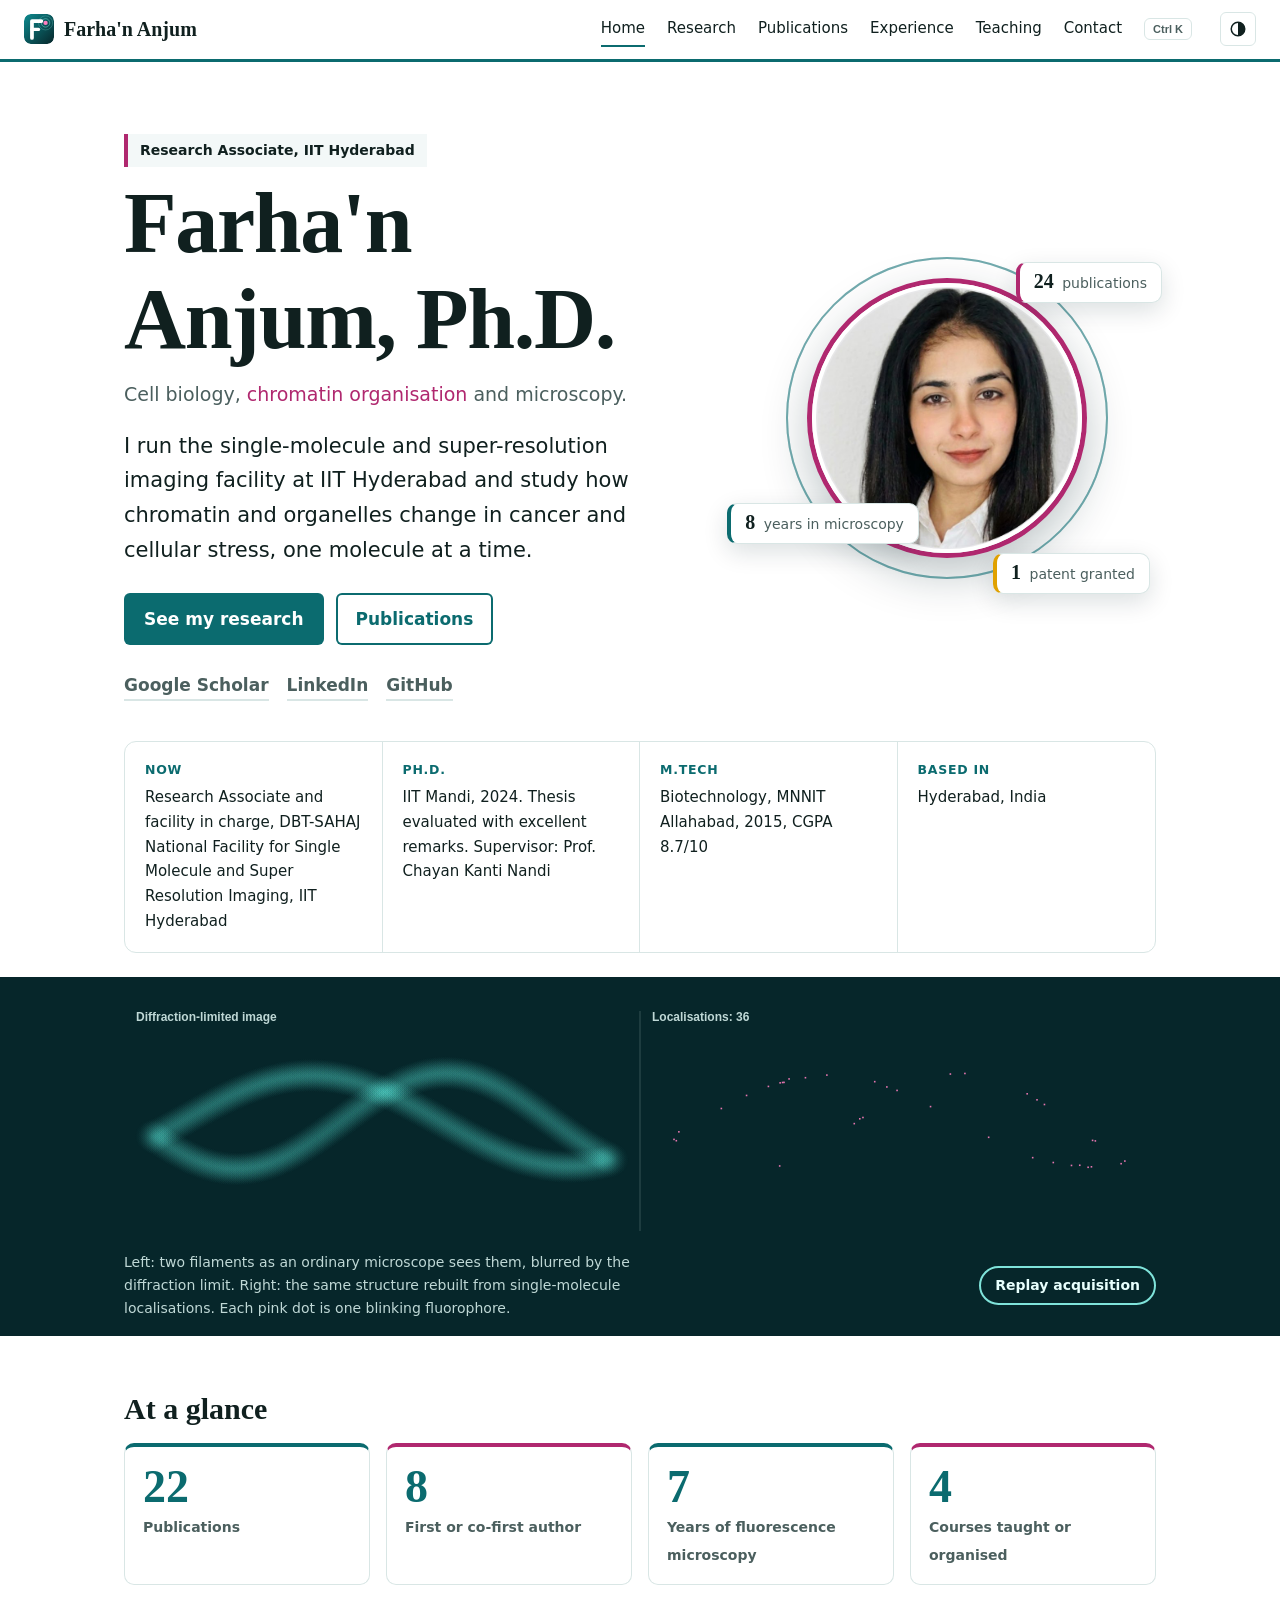
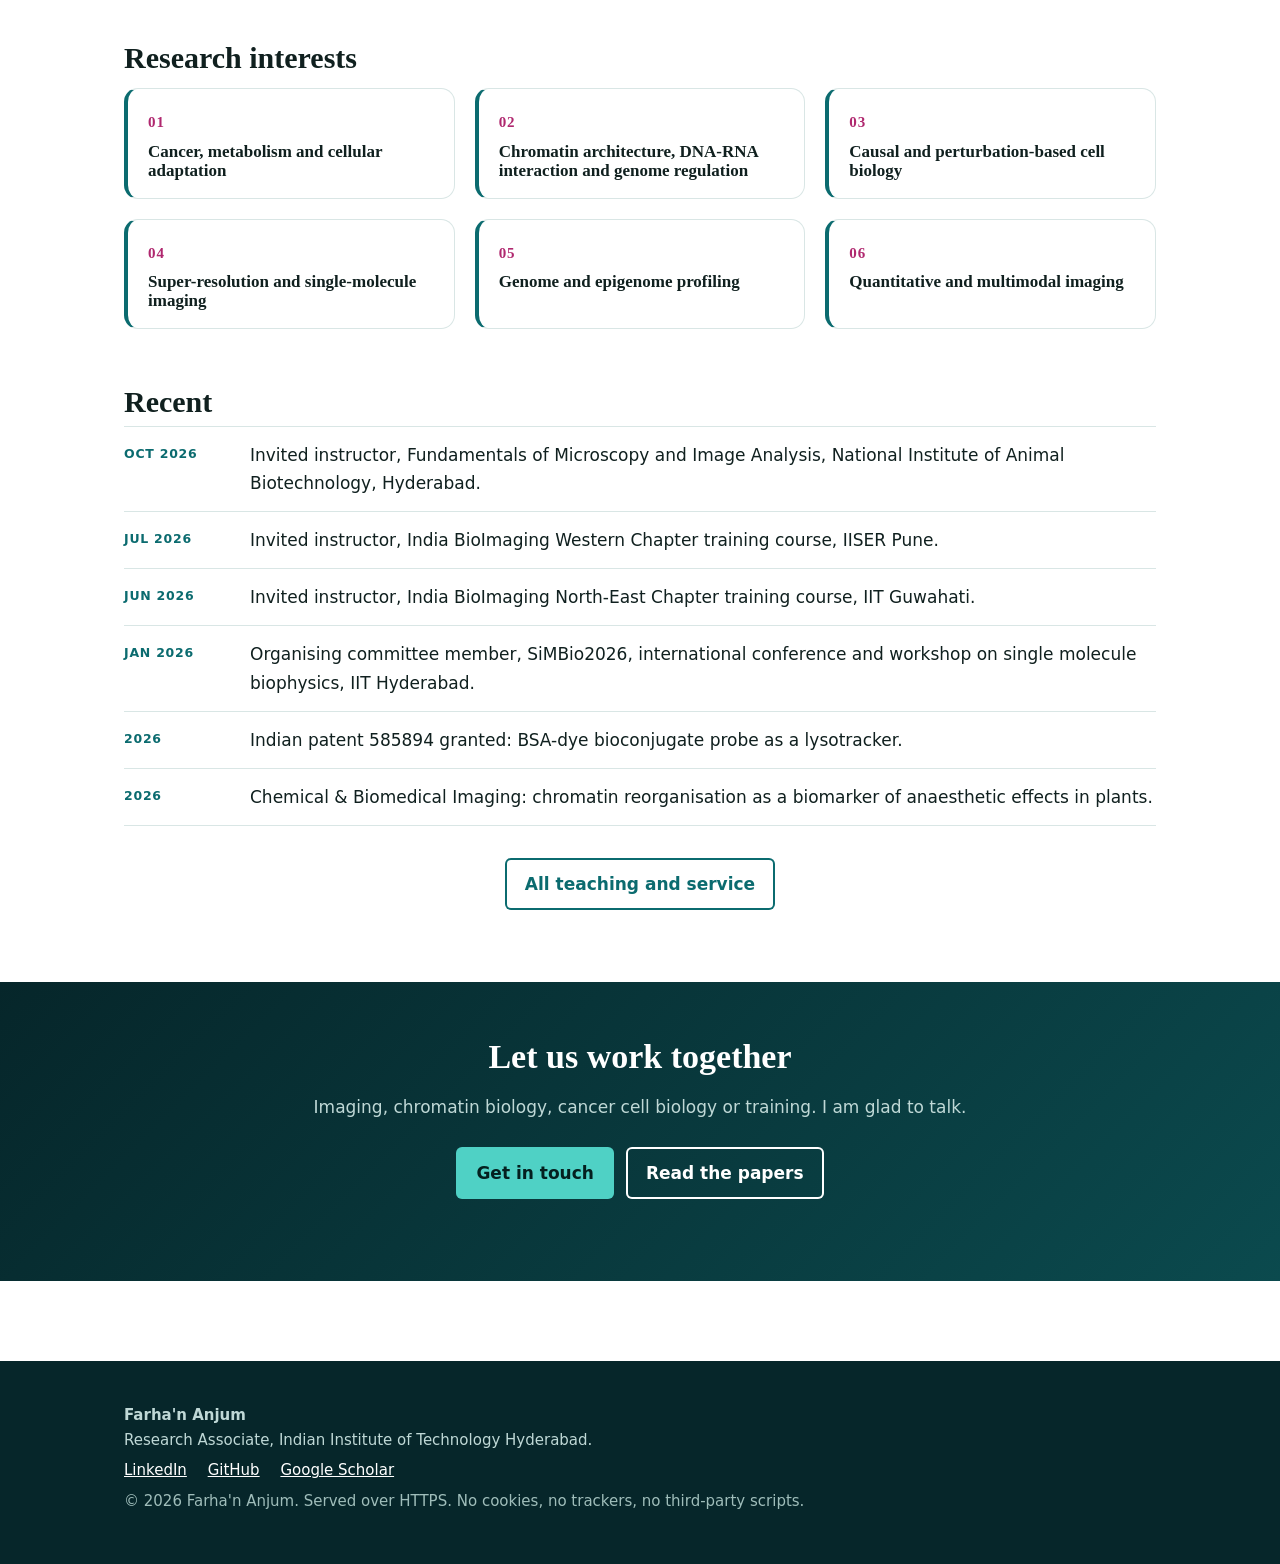
<file: index.html>
<!doctype html><html lang="en"><head><meta charset="utf-8"><meta name="viewport" content="width=device-width,initial-scale=1">
<meta http-equiv="Content-Security-Policy" content="default-src 'self'; script-src 'self' 'sha256-vStg3uO3osDPpLFDZxNWbCoQPCpokjxYmhKTZBPEOSE='; style-src 'self' 'unsafe-inline' https://fonts.googleapis.com; font-src https://fonts.gstatic.com; img-src 'self' data:; connect-src 'none'; object-src 'none'; base-uri 'self'; form-action 'none'"><meta name="referrer" content="strict-origin-when-cross-origin">
<script>document.documentElement.classList.add("js");try{var t=localStorage.getItem("theme")||(matchMedia("(prefers-color-scheme:dark)").matches?"dark":"");if(t)document.documentElement.dataset.theme=t}catch(e){}</script>
<title>Super-resolution imaging and cell biology | Farha'n Anjum</title><meta name="description" content="Farha'n Anjum, Ph.D., Research Associate and facility in charge at the DBT-SAHAJ National Facility for Single Molecule and Super Resolution Imaging, IIT Hyderabad. Chromatin, organelle dynamics and super-resolution microscopy."><meta name="theme-color" content="#0B6B6F">
<meta property="og:title" content="Super-resolution imaging and cell biology | Farha'n Anjum"><meta property="og:description" content="Farha'n Anjum, Ph.D., Research Associate and facility in charge at the DBT-SAHAJ National Facility for Single Molecule and Super Resolution Imaging, IIT Hyderabad. Chromatin, organelle dynamics and super-resolution microscopy."><meta property="og:type" content="website"><meta property="og:url" content="https://drfarhananjum.github.io/"><meta property="og:image" content="https://drfarhananjum.github.io/assets/og.jpg?v=2"><meta property="og:image:width" content="1200"><meta property="og:image:height" content="630"><meta name="twitter:card" content="summary_large_image">
<link rel="canonical" href="https://drfarhananjum.github.io/"><link rel="icon" href="assets/mark.svg" type="image/svg+xml"><link rel="apple-touch-icon" href="assets/apple-touch-icon.png"><link rel="preconnect" href="https://fonts.googleapis.com"><link rel="preconnect" href="https://fonts.gstatic.com" crossorigin>
<link href="https://fonts.googleapis.com/css2?family=Fraunces:opsz,wght@9..144,500;9..144,700&family=Public+Sans:wght@400;500;600;700&display=swap" rel="stylesheet">
<link rel="stylesheet" href="styles.css?v=3"><script type="application/ld+json">{"@context":"https://schema.org","@type":"Person","name":"Farha'n Anjum","url":"https://drfarhananjum.github.io/","image":"https://drfarhananjum.github.io/assets/og.jpg","jobTitle":"Research Associate","worksFor":{"@type":"CollegeOrUniversity","name":"Indian Institute of Technology Hyderabad"},"alumniOf":[{"@type":"CollegeOrUniversity","name":"Indian Institute of Technology Mandi"},{"@type":"CollegeOrUniversity","name":"Motilal Nehru National Institute of Technology Allahabad"}],"sameAs":["https://www.linkedin.com/in/drfarhananjum/","https://github.com/drfarhananjum","https://scholar.google.com/citations?user=QwxOvgwAAAAJ&hl=en"],"knowsAbout":["Super-resolution microscopy","Single-molecule localisation microscopy","Fluorescent nanoprobes","Cell biology","Cancer biology"]}</script></head><body>
<div class="prog" aria-hidden="true"></div><a class="skip" href="#main">Skip to content</a><header class="top"><a class="brand" href="index.html"><img src="assets/mark.svg" alt="" width="30" height="30">Farha'n Anjum</a>
<button class="menu" aria-label="Menu" aria-expanded="false">Menu</button><nav><a href="index.html" aria-current=page>Home</a><a href="research.html">Research</a><a href="publications.html">Publications</a><a href="experience.html">Experience</a><a href="teaching.html">Teaching</a><a href="contact.html">Contact</a><button class="theme" type="button" aria-label="Toggle dark mode"><svg viewBox="0 0 24 24" width="18" height="18" aria-hidden="true"><circle cx="12" cy="12" r="9" fill="none" stroke="currentColor" stroke-width="2"/><path d="M12 3a9 9 0 0 1 0 18z" fill="currentColor"/></svg></button></nav></header>
<main id="main"><section class="wrap hero"><div class="hcopy"><p class="status">Research Associate, IIT Hyderabad</p>
<h1>Farha'n Anjum, Ph.D.</h1><p class="sub">Cell biology, <span class="rot" data-w="chromatin organisation|super-resolution imaging|cancer cell biology|single-molecule biophysics">chromatin organisation</span> and microscopy.</p>
<p class="lede">I run the single-molecule and super-resolution imaging facility at IIT Hyderabad and study how chromatin and organelles change in cancer and cellular stress, one molecule at a time.</p>
<p class="cta"><a class="btn" href="research.html">See my research</a><a class="btn ghost" href="publications.html">Publications</a></p><p class="soc"><a href="https://scholar.google.com/citations?user=QwxOvgwAAAAJ&hl=en" rel="noopener noreferrer">Google Scholar</a><a href="https://www.linkedin.com/in/drfarhananjum/" rel="noopener noreferrer">LinkedIn</a><a href="https://github.com/drfarhananjum" rel="noopener noreferrer">GitHub</a></p></div>
<div class="hport"><figure class="portrait" hidden><img src="assets/farhan.jpg" alt="Portrait of Farha'n Anjum" width="270" height="270" decoding="async"></figure><span class="chip c1"><b>24</b> publications</span><span class="chip c2"><b>8</b> years in microscopy</span><span class="chip c3"><b>1</b> patent granted</span></div></section>
<section class="wrap facts rv"><dl><div><dt>Now</dt><dd>Research Associate and facility in charge, DBT-SAHAJ National Facility for Single Molecule and Super Resolution Imaging, IIT Hyderabad</dd></div><div><dt>Ph.D.</dt><dd>IIT Mandi, 2024. Thesis evaluated with excellent remarks. Supervisor: Prof. Chayan Kanti Nandi</dd></div><div><dt>M.Tech</dt><dd>Biotechnology, MNNIT Allahabad, 2015, CGPA 8.7/10</dd></div><div><dt>Based in</dt><dd>Hyderabad, India</dd></div></dl></section>
<section class="wave"><div class="wrap"><canvas id="smlm" aria-hidden="true"></canvas></div><div class="wrap wavefoot"><p class="cap">Left: two filaments as an ordinary microscope sees them, blurred by the diffraction limit. Right: the same structure rebuilt from single-molecule localisations. Each pink dot is one blinking fluorophore.</p><button class="replay" id="replay" type="button">Replay acquisition</button></div></section>
<section class="wrap rv"><h2>At a glance</h2><div class="metrics"><div><b data-count="24">24</b><span>Publications</span></div><div><b data-count="9">9</b><span>First or co-first author</span></div><div><b data-count="8">8</b><span>Years of fluorescence microscopy</span></div><div><b data-count="5">5</b><span>Courses taught or organised</span></div></div></section>
<section class="wrap rv"><h2>Research interests</h2><div class="tgrid"><a class="tcard ic" href="research.html"><span class="num">01</span><h3>Cancer, metabolism and cellular adaptation</h3></a><a class="tcard ic" href="research.html"><span class="num">02</span><h3>Chromatin architecture, DNA-RNA interaction and genome regulation</h3></a><a class="tcard ic" href="research.html"><span class="num">03</span><h3>Causal and perturbation-based cell biology</h3></a><a class="tcard ic" href="research.html"><span class="num">04</span><h3>Super-resolution and single-molecule imaging</h3></a><a class="tcard ic" href="research.html"><span class="num">05</span><h3>Genome and epigenome profiling</h3></a><a class="tcard ic" href="research.html"><span class="num">06</span><h3>Quantitative and multimodal imaging</h3></a></div></section>
<section class="wrap rv"><h2>Recent</h2><ul class="news"><li><time class="when">Oct 2026</time><span>Invited instructor, Fundamentals of Microscopy and Image Analysis, National Institute of Animal Biotechnology, Hyderabad.</span></li><li><time class="when">Jul 2026</time><span>Invited instructor, India BioImaging Western Chapter training course, IISER Pune.</span></li><li><time class="when">Jun 2026</time><span>Invited instructor, India BioImaging North-East Chapter training course, IIT Guwahati.</span></li><li><time class="when">Jan 2026</time><span>Organising committee member, SiMBio2026, international conference and workshop on single molecule biophysics, IIT Hyderabad.</span></li><li><time class="when">2026</time><span>Indian patent 585894 granted: BSA-dye bioconjugate probe as a lysotracker.</span></li><li><time class="when">2026</time><span>Chemical &amp; Biomedical Imaging: chromatin reorganisation as a biomarker of anaesthetic effects in plants.</span></li></ul><p class="center"><a class="btn ghost" href="teaching.html">All teaching and service</a></p></section>
<section class="band"><div class="wrap"><h2>Let us work together</h2><p>Imaging, chromatin biology, cancer cell biology or training. I am glad to talk.</p><p class="cta"><a class="btn" href="contact.html">Get in touch</a><a class="btn ghost" href="publications.html">Read the papers</a></p></div></section></main>
<footer><div class="wrap"><p><b>Farha'n Anjum</b><br>Research Associate, Indian Institute of Technology Hyderabad.</p>
<p><a href="https://www.linkedin.com/in/drfarhananjum/" rel="noopener noreferrer">LinkedIn</a> <a href="https://github.com/drfarhananjum" rel="noopener noreferrer">GitHub</a> <a href="https://scholar.google.com/citations?user=QwxOvgwAAAAJ&hl=en" rel="noopener noreferrer">Google Scholar</a></p>
<p class="mut">© 2026 Farha'n Anjum. Served over HTTPS. No cookies, no trackers, no third-party scripts.</p></div></footer><script src="script.js?v=3"></script></body></html>
</file>
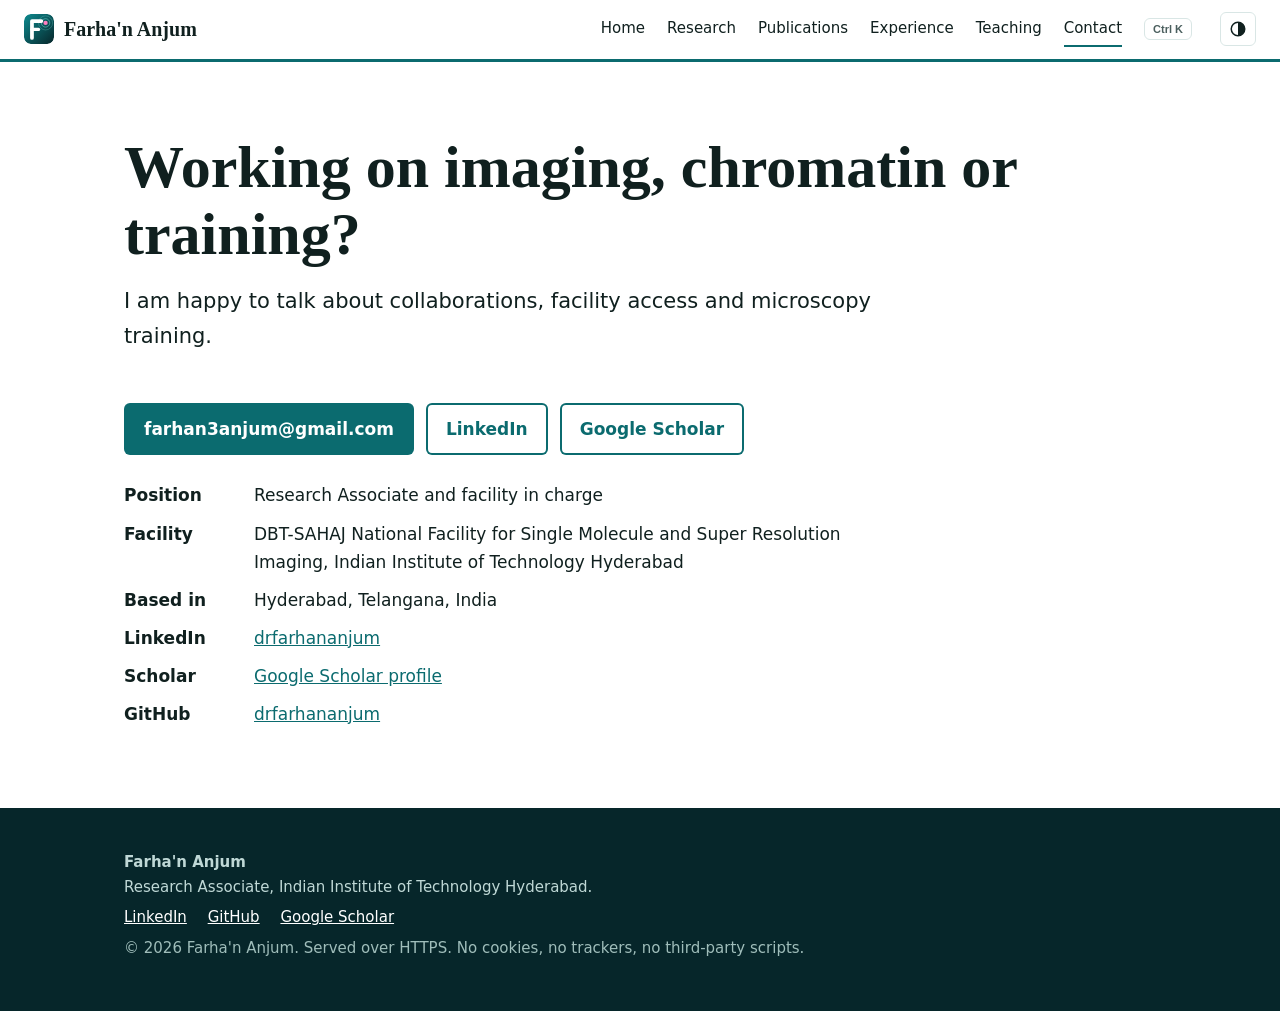
<file: contact.html>
<!doctype html><html lang="en"><head><meta charset="utf-8"><meta name="viewport" content="width=device-width,initial-scale=1">
<meta http-equiv="Content-Security-Policy" content="default-src 'self'; script-src 'self' 'sha256-vStg3uO3osDPpLFDZxNWbCoQPCpokjxYmhKTZBPEOSE='; style-src 'self' 'unsafe-inline' https://fonts.googleapis.com; font-src https://fonts.gstatic.com; img-src 'self' data:; connect-src 'none'; object-src 'none'; base-uri 'self'; form-action 'none'"><meta name="referrer" content="strict-origin-when-cross-origin">
<script>document.documentElement.classList.add("js");try{var t=localStorage.getItem("theme")||(matchMedia("(prefers-color-scheme:dark)").matches?"dark":"");if(t)document.documentElement.dataset.theme=t}catch(e){}</script>
<title>Contact | Farha'n Anjum</title><meta name="description" content="Get in touch with Farha'n Anjum about imaging, chromatin biology, collaborations and training."><meta name="theme-color" content="#0B6B6F">
<meta property="og:title" content="Contact | Farha'n Anjum"><meta property="og:description" content="Get in touch with Farha'n Anjum about imaging, chromatin biology, collaborations and training."><meta property="og:type" content="website"><meta property="og:url" content="https://drfarhananjum.github.io/contact.html"><meta property="og:image" content="https://drfarhananjum.github.io/assets/og.jpg?v=2"><meta property="og:image:width" content="1200"><meta property="og:image:height" content="630"><meta name="twitter:card" content="summary_large_image">
<link rel="canonical" href="https://drfarhananjum.github.io/contact.html"><link rel="icon" href="assets/mark.svg" type="image/svg+xml"><link rel="apple-touch-icon" href="assets/apple-touch-icon.png"><link rel="preconnect" href="https://fonts.googleapis.com"><link rel="preconnect" href="https://fonts.gstatic.com" crossorigin>
<link href="https://fonts.googleapis.com/css2?family=Fraunces:opsz,wght@9..144,500;9..144,700&family=Public+Sans:wght@400;500;600;700&display=swap" rel="stylesheet">
<link rel="stylesheet" href="styles.css?v=3"></head><body>
<div class="prog" aria-hidden="true"></div><a class="skip" href="#main">Skip to content</a><header class="top"><a class="brand" href="index.html"><img src="assets/mark.svg" alt="" width="30" height="30">Farha'n Anjum</a>
<button class="menu" aria-label="Menu" aria-expanded="false">Menu</button><nav><a href="index.html">Home</a><a href="research.html">Research</a><a href="publications.html">Publications</a><a href="experience.html">Experience</a><a href="teaching.html">Teaching</a><a href="contact.html" aria-current=page>Contact</a><button class="theme" type="button" aria-label="Toggle dark mode"><svg viewBox="0 0 24 24" width="18" height="18" aria-hidden="true"><circle cx="12" cy="12" r="9" fill="none" stroke="currentColor" stroke-width="2"/><path d="M12 3a9 9 0 0 1 0 18z" fill="currentColor"/></svg></button></nav></header>
<main id="main"><section class="wrap pagehead"><h1>Working on imaging, chromatin or training?</h1><p class="lede">I am happy to talk about collaborations, facility access and microscopy training.</p></section>
<section class="wrap"><p class="cta"><a class="btn mail" data-u="farhan3anjum" data-d="gmail.com" href="contact.html">Email (turn on JavaScript to see the address)</a><a class="btn ghost" href="https://www.linkedin.com/in/drfarhananjum/" rel="noopener noreferrer">LinkedIn</a><a class="btn ghost" href="https://scholar.google.com/citations?user=QwxOvgwAAAAJ&hl=en" rel="noopener noreferrer">Google Scholar</a></p><dl class="layers"><dt>Position</dt><dd>Research Associate and facility in charge</dd><dt>Facility</dt><dd>DBT-SAHAJ National Facility for Single Molecule and Super Resolution Imaging, Indian Institute of Technology Hyderabad</dd><dt>Based in</dt><dd>Hyderabad, Telangana, India</dd><dt>LinkedIn</dt><dd><a href="https://www.linkedin.com/in/drfarhananjum/" rel="noopener noreferrer">drfarhananjum</a></dd><dt>Scholar</dt><dd><a href="https://scholar.google.com/citations?user=QwxOvgwAAAAJ&hl=en" rel="noopener noreferrer">Google Scholar profile</a></dd><dt>GitHub</dt><dd><a href="https://github.com/drfarhananjum" rel="noopener noreferrer">drfarhananjum</a></dd></dl></section></main>
<footer><div class="wrap"><p><b>Farha'n Anjum</b><br>Research Associate, Indian Institute of Technology Hyderabad.</p>
<p><a href="https://www.linkedin.com/in/drfarhananjum/" rel="noopener noreferrer">LinkedIn</a> <a href="https://github.com/drfarhananjum" rel="noopener noreferrer">GitHub</a> <a href="https://scholar.google.com/citations?user=QwxOvgwAAAAJ&hl=en" rel="noopener noreferrer">Google Scholar</a></p>
<p class="mut">© 2026 Farha'n Anjum. Served over HTTPS. No cookies, no trackers, no third-party scripts.</p></div></footer><script src="script.js?v=3"></script></body></html>
</file>
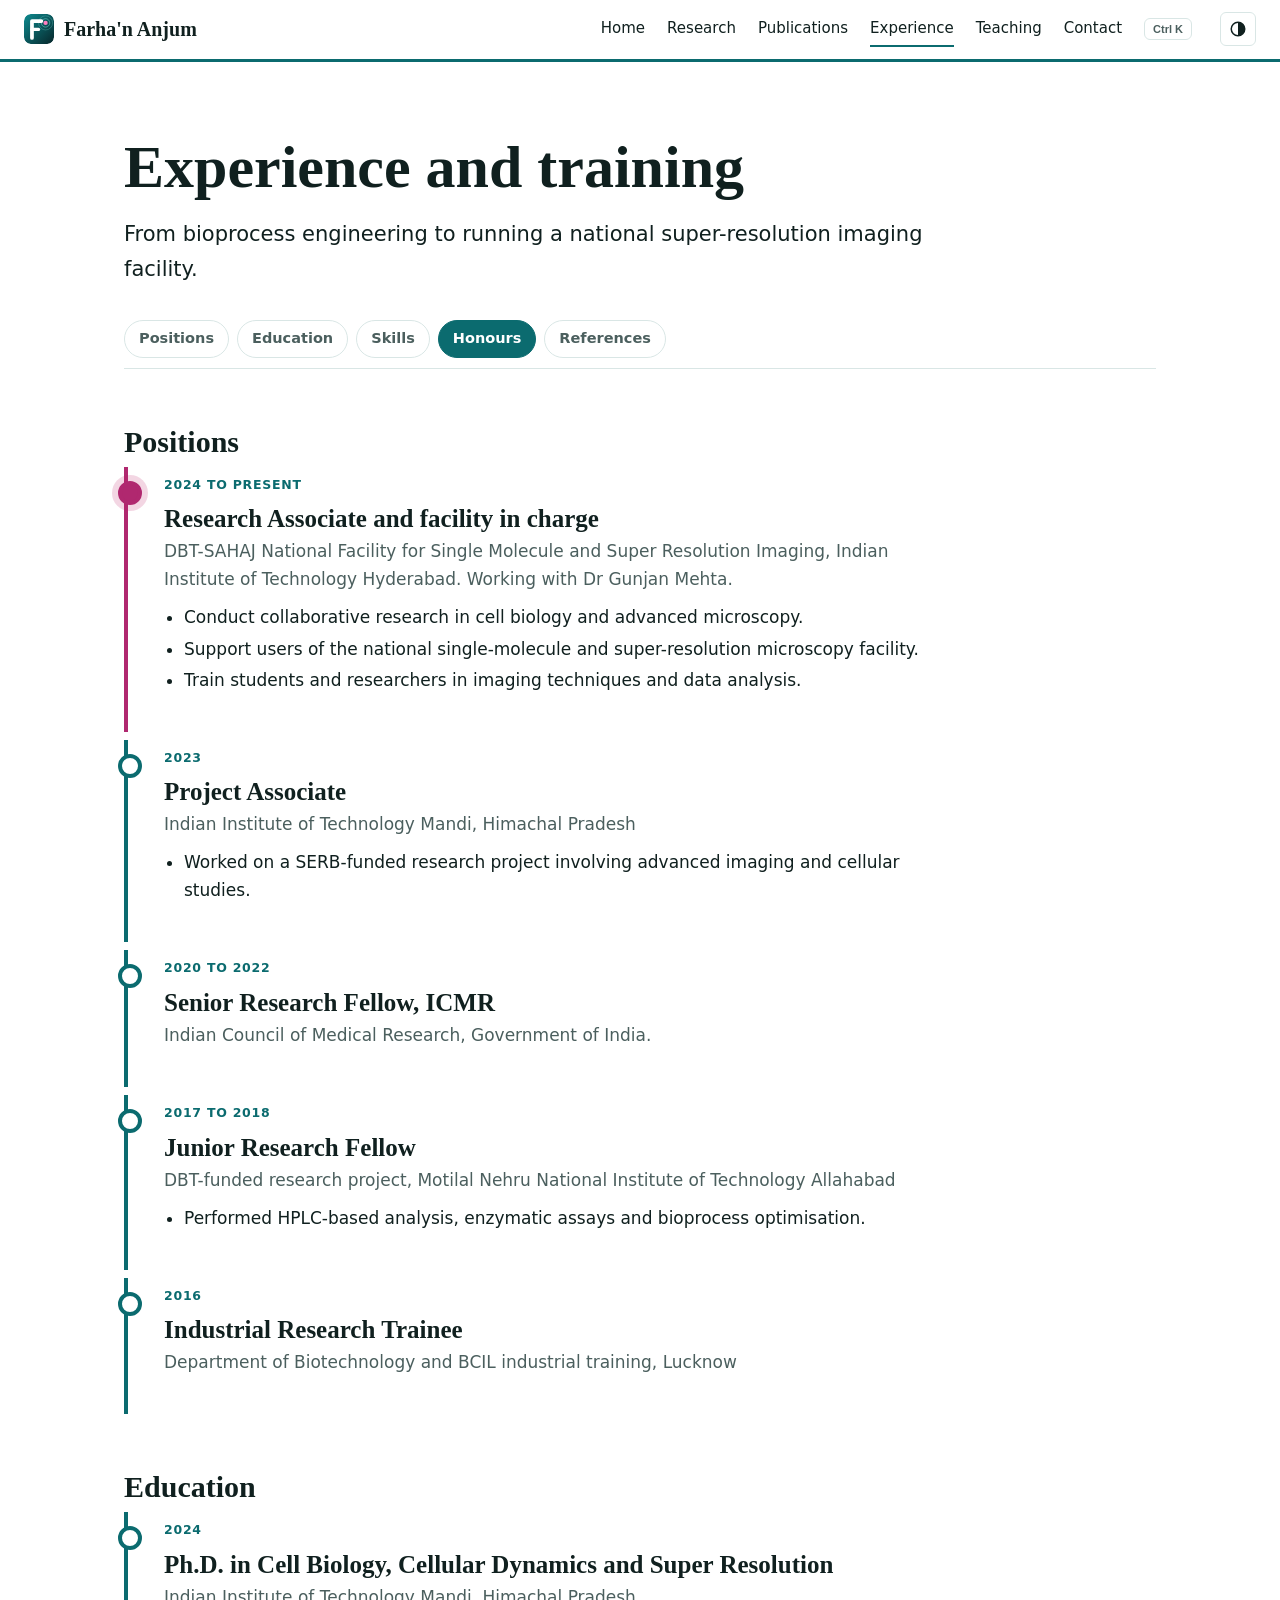
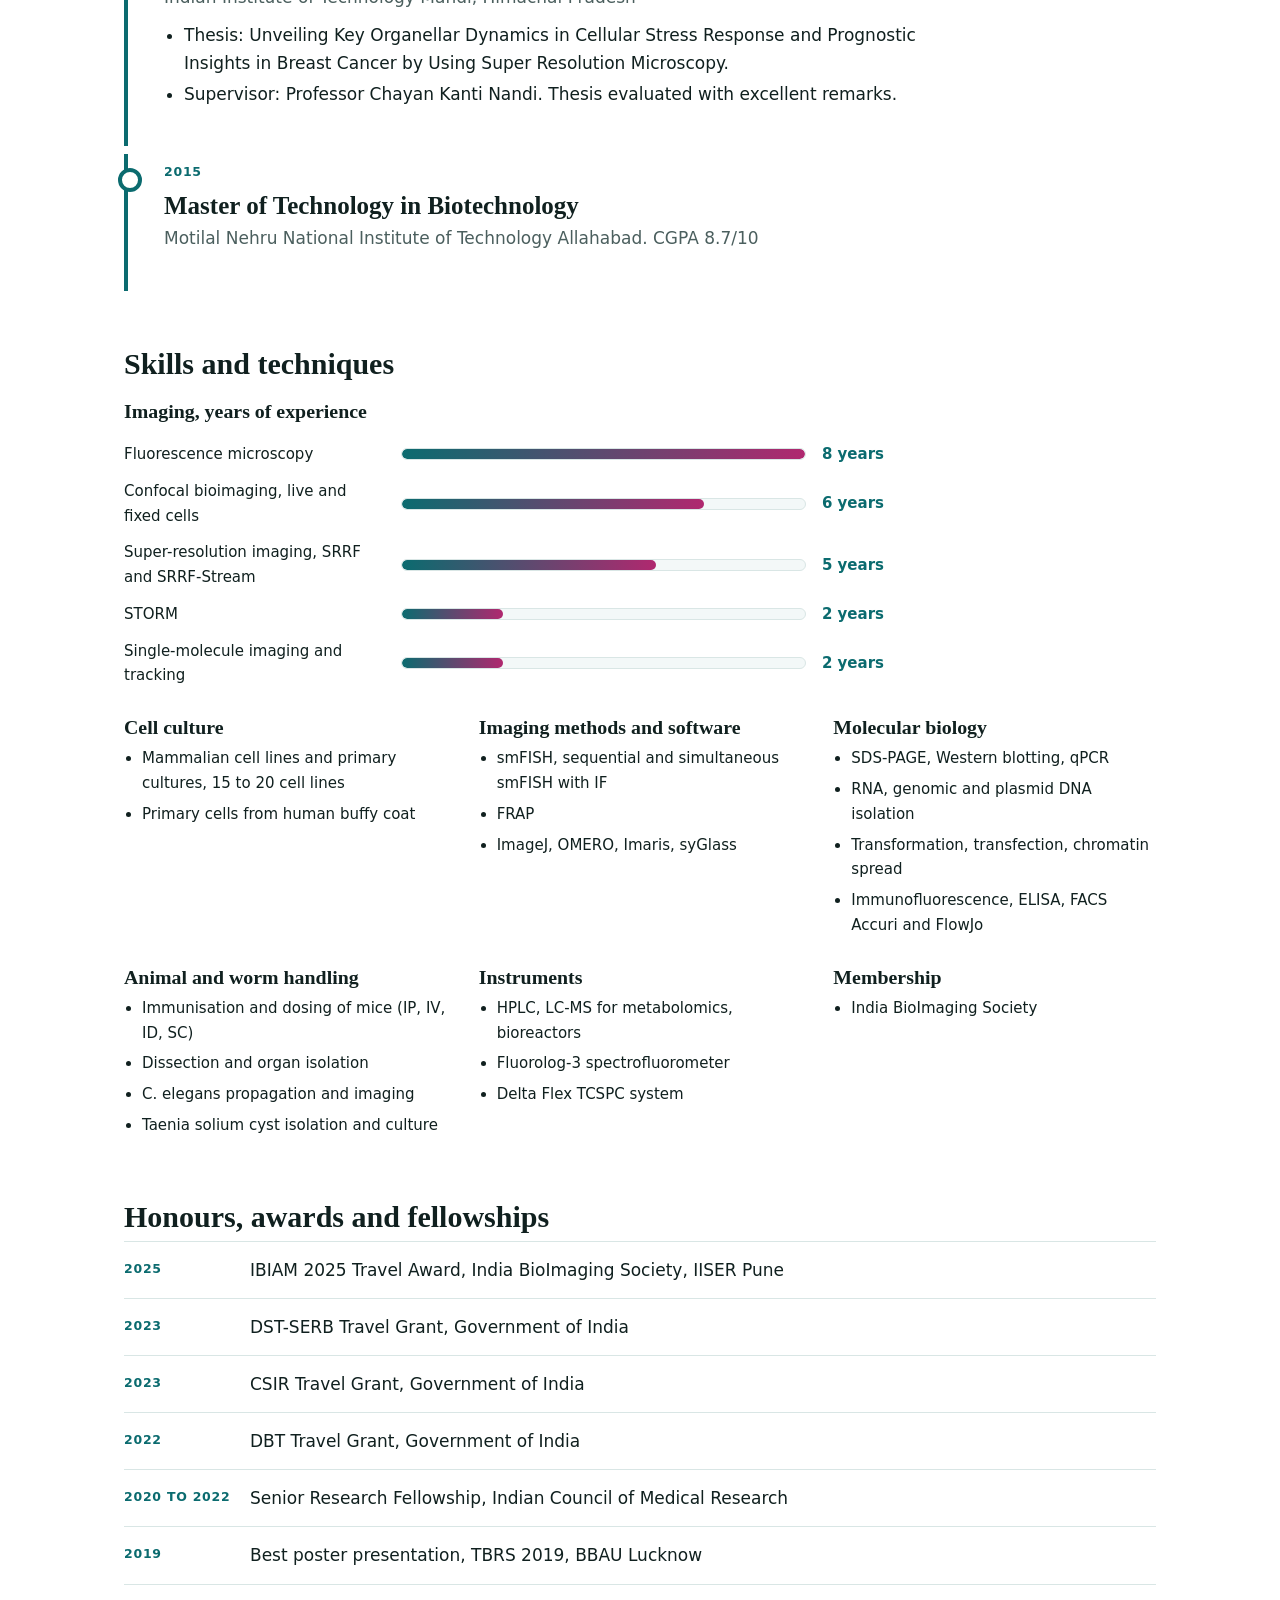
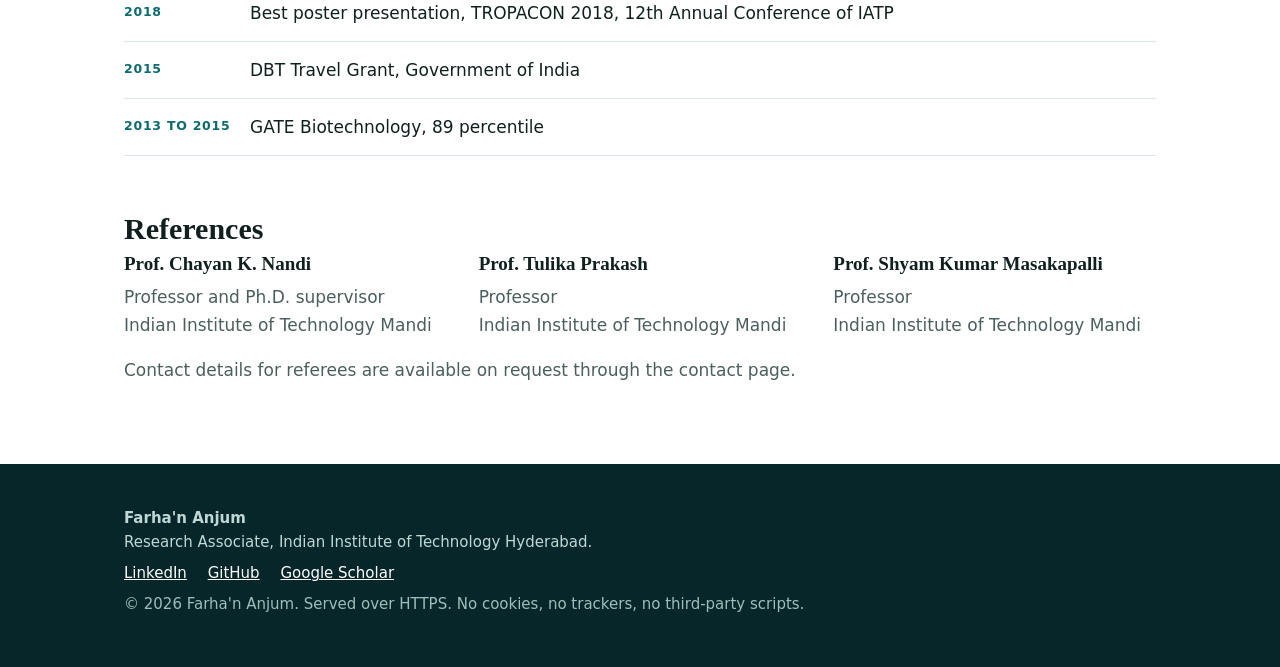
<file: experience.html>
<!doctype html><html lang="en"><head><meta charset="utf-8"><meta name="viewport" content="width=device-width,initial-scale=1">
<meta http-equiv="Content-Security-Policy" content="default-src 'self'; script-src 'self' 'sha256-vStg3uO3osDPpLFDZxNWbCoQPCpokjxYmhKTZBPEOSE='; style-src 'self' 'unsafe-inline' https://fonts.googleapis.com; font-src https://fonts.gstatic.com; img-src 'self' data:; connect-src 'none'; object-src 'none'; base-uri 'self'; form-action 'none'"><meta name="referrer" content="strict-origin-when-cross-origin">
<script>document.documentElement.classList.add("js");try{var t=localStorage.getItem("theme")||(matchMedia("(prefers-color-scheme:dark)").matches?"dark":"");if(t)document.documentElement.dataset.theme=t}catch(e){}</script>
<title>Experience | Farha'n Anjum</title><meta name="description" content="Positions, education, skills, honours, memberships and references of Farha'n Anjum."><meta name="theme-color" content="#0B6B6F">
<meta property="og:title" content="Experience | Farha'n Anjum"><meta property="og:description" content="Positions, education, skills, honours, memberships and references of Farha'n Anjum."><meta property="og:type" content="website"><meta property="og:url" content="https://drfarhananjum.github.io/experience.html"><meta property="og:image" content="https://drfarhananjum.github.io/assets/og.jpg?v=2"><meta property="og:image:width" content="1200"><meta property="og:image:height" content="630"><meta name="twitter:card" content="summary_large_image">
<link rel="canonical" href="https://drfarhananjum.github.io/experience.html"><link rel="icon" href="assets/mark.svg" type="image/svg+xml"><link rel="apple-touch-icon" href="assets/apple-touch-icon.png"><link rel="preconnect" href="https://fonts.googleapis.com"><link rel="preconnect" href="https://fonts.gstatic.com" crossorigin>
<link href="https://fonts.googleapis.com/css2?family=Fraunces:opsz,wght@9..144,500;9..144,700&family=Public+Sans:wght@400;500;600;700&display=swap" rel="stylesheet">
<link rel="stylesheet" href="styles.css?v=3"></head><body>
<div class="prog" aria-hidden="true"></div><a class="skip" href="#main">Skip to content</a><header class="top"><a class="brand" href="index.html"><img src="assets/mark.svg" alt="" width="30" height="30">Farha'n Anjum</a>
<button class="menu" aria-label="Menu" aria-expanded="false">Menu</button><nav><a href="index.html">Home</a><a href="research.html">Research</a><a href="publications.html">Publications</a><a href="experience.html" aria-current=page>Experience</a><a href="teaching.html">Teaching</a><a href="contact.html">Contact</a><button class="theme" type="button" aria-label="Toggle dark mode"><svg viewBox="0 0 24 24" width="18" height="18" aria-hidden="true"><circle cx="12" cy="12" r="9" fill="none" stroke="currentColor" stroke-width="2"/><path d="M12 3a9 9 0 0 1 0 18z" fill="currentColor"/></svg></button></nav></header>
<main id="main"><section class="wrap pagehead"><h1>Experience and training</h1><p class="lede">From bioprocess engineering to running a national super-resolution imaging facility.</p></section>
<section class="wrap"><nav class="subnav" aria-label="On this page"><a href="#positions">Positions</a><a href="#education">Education</a><a href="#skills">Skills</a><a href="#honors">Honours</a><a href="#refs">References</a></nav></section>
<section class="wrap" id="positions"><h2>Positions</h2><article class="bus rv"><p class="meta">2024 to present</p><h3>Research Associate and facility in charge</h3><p class="mut">DBT-SAHAJ National Facility for Single Molecule and Super Resolution Imaging, Indian Institute of Technology Hyderabad. Working with Dr Gunjan Mehta.</p><ul><li>Conduct collaborative research in cell biology and advanced microscopy.</li><li>Support users of the national single-molecule and super-resolution microscopy facility.</li><li>Train students and researchers in imaging techniques and data analysis.</li></ul></article><article class="bus rv"><p class="meta">2023</p><h3>Project Associate</h3><p class="mut">Indian Institute of Technology Mandi, Himachal Pradesh</p><ul><li>Worked on a SERB-funded research project involving advanced imaging and cellular studies.</li></ul></article><article class="bus rv"><p class="meta">2020 to 2022</p><h3>Senior Research Fellow, ICMR</h3><p class="mut">Indian Council of Medical Research, Government of India.</p></article><article class="bus rv"><p class="meta">2017 to 2018</p><h3>Junior Research Fellow</h3><p class="mut">DBT-funded research project, Motilal Nehru National Institute of Technology Allahabad</p><ul><li>Performed HPLC-based analysis, enzymatic assays and bioprocess optimisation.</li></ul></article><article class="bus rv"><p class="meta">2016</p><h3>Industrial Research Trainee</h3><p class="mut">Department of Biotechnology and BCIL industrial training, Lucknow</p></article></section>
<section class="wrap" id="education"><h2>Education</h2><article class="bus rv"><p class="meta">2024</p><h3>Ph.D. in Cell Biology, Cellular Dynamics and Super Resolution</h3><p class="mut">Indian Institute of Technology Mandi, Himachal Pradesh</p><ul><li>Thesis: Unveiling Key Organellar Dynamics in Cellular Stress Response and Prognostic Insights in Breast Cancer by Using Super Resolution Microscopy.</li><li>Supervisor: Professor Chayan Kanti Nandi. Thesis evaluated with excellent remarks.</li></ul></article><article class="bus rv"><p class="meta">2015</p><h3>Master of Technology in Biotechnology</h3><p class="mut">Motilal Nehru National Institute of Technology Allahabad. CGPA 8.7/10</p></article></section>
<section class="wrap" id="skills"><h2>Skills and techniques</h2><h3 class="sm">Imaging, years of experience</h3><ul class="skillbars"><li><span class="sn">Fluorescence microscopy</span><span class="track"><i style="--w:100%"></i></span><span class="sy">8 years</span></li><li><span class="sn">Confocal bioimaging, live and fixed cells</span><span class="track"><i style="--w:75%"></i></span><span class="sy">6 years</span></li><li><span class="sn">Super-resolution imaging, SRRF and SRRF-Stream</span><span class="track"><i style="--w:63%"></i></span><span class="sy">5 years</span></li><li><span class="sn">STORM</span><span class="track"><i style="--w:25%"></i></span><span class="sy">2 years</span></li><li><span class="sn">Single-molecule imaging and tracking</span><span class="track"><i style="--w:25%"></i></span><span class="sy">2 years</span></li></ul><div class="cols skillcols"><div><h3>Cell culture</h3><ul><li>Mammalian cell lines and primary cultures, 15 to 20 cell lines</li><li>Primary cells from human buffy coat</li></ul></div><div><h3>Imaging methods and software</h3><ul><li>smFISH, sequential and simultaneous smFISH with IF</li><li>FRAP</li><li>ImageJ, OMERO, Imaris, syGlass</li></ul></div><div><h3>Molecular biology</h3><ul><li>SDS-PAGE, Western blotting, qPCR</li><li>RNA, genomic and plasmid DNA isolation</li><li>Transformation, transfection, chromatin spread</li><li>Immunofluorescence, ELISA, FACS Accuri and FlowJo</li></ul></div></div><div class="cols skillcols"><div><h3>Animal and worm handling</h3><ul><li>Immunisation and dosing of mice (IP, IV, ID, SC)</li><li>Dissection and organ isolation</li><li>C. elegans propagation and imaging</li><li>Taenia solium cyst isolation and culture</li></ul></div><div><h3>Instruments</h3><ul><li>HPLC, LC-MS for metabolomics, bioreactors</li><li>Fluorolog-3 spectrofluorometer</li><li>Delta Flex TCSPC system</li></ul></div><div><h3>Membership</h3><ul><li>India BioImaging Society</li></ul></div></div></section>
<section class="wrap" id="honors"><h2>Honours, awards and fellowships</h2><ul class="news"><li><time class="when">2025</time><span>IBIAM 2025 Travel Award, India BioImaging Society, IISER Pune</span></li><li><time class="when">2023</time><span>DST-SERB Travel Grant, Government of India</span></li><li><time class="when">2023</time><span>CSIR Travel Grant, Government of India</span></li><li><time class="when">2022</time><span>DBT Travel Grant, Government of India</span></li><li><time class="when">2020 to 2022</time><span>Senior Research Fellowship, Indian Council of Medical Research</span></li><li><time class="when">2019</time><span>Best poster presentation, TBRS 2019, BBAU Lucknow</span></li><li><time class="when">2018</time><span>Best poster presentation, TROPACON 2018, 12th Annual Conference of IATP</span></li><li><time class="when">2015</time><span>DBT Travel Grant, Government of India</span></li><li><time class="when">2013 to 2015</time><span>GATE Biotechnology, 89 percentile</span></li></ul></section>
<section class="wrap" id="refs"><h2>References</h2><div class="cols refs"><div><h3>Prof. Chayan K. Nandi</h3><p>Professor and Ph.D. supervisor<br>Indian Institute of Technology Mandi</p></div><div><h3>Prof. Tulika Prakash</h3><p>Professor<br>Indian Institute of Technology Mandi</p></div><div><h3>Prof. Shyam Kumar Masakapalli</h3><p>Professor<br>Indian Institute of Technology Mandi</p></div></div><p class="mut">Contact details for referees are available on request through the contact page.</p></section></main>
<footer><div class="wrap"><p><b>Farha'n Anjum</b><br>Research Associate, Indian Institute of Technology Hyderabad.</p>
<p><a href="https://www.linkedin.com/in/drfarhananjum/" rel="noopener noreferrer">LinkedIn</a> <a href="https://github.com/drfarhananjum" rel="noopener noreferrer">GitHub</a> <a href="https://scholar.google.com/citations?user=QwxOvgwAAAAJ&hl=en" rel="noopener noreferrer">Google Scholar</a></p>
<p class="mut">© 2026 Farha'n Anjum. Served over HTTPS. No cookies, no trackers, no third-party scripts.</p></div></footer><script src="script.js?v=3"></script></body></html>
</file>
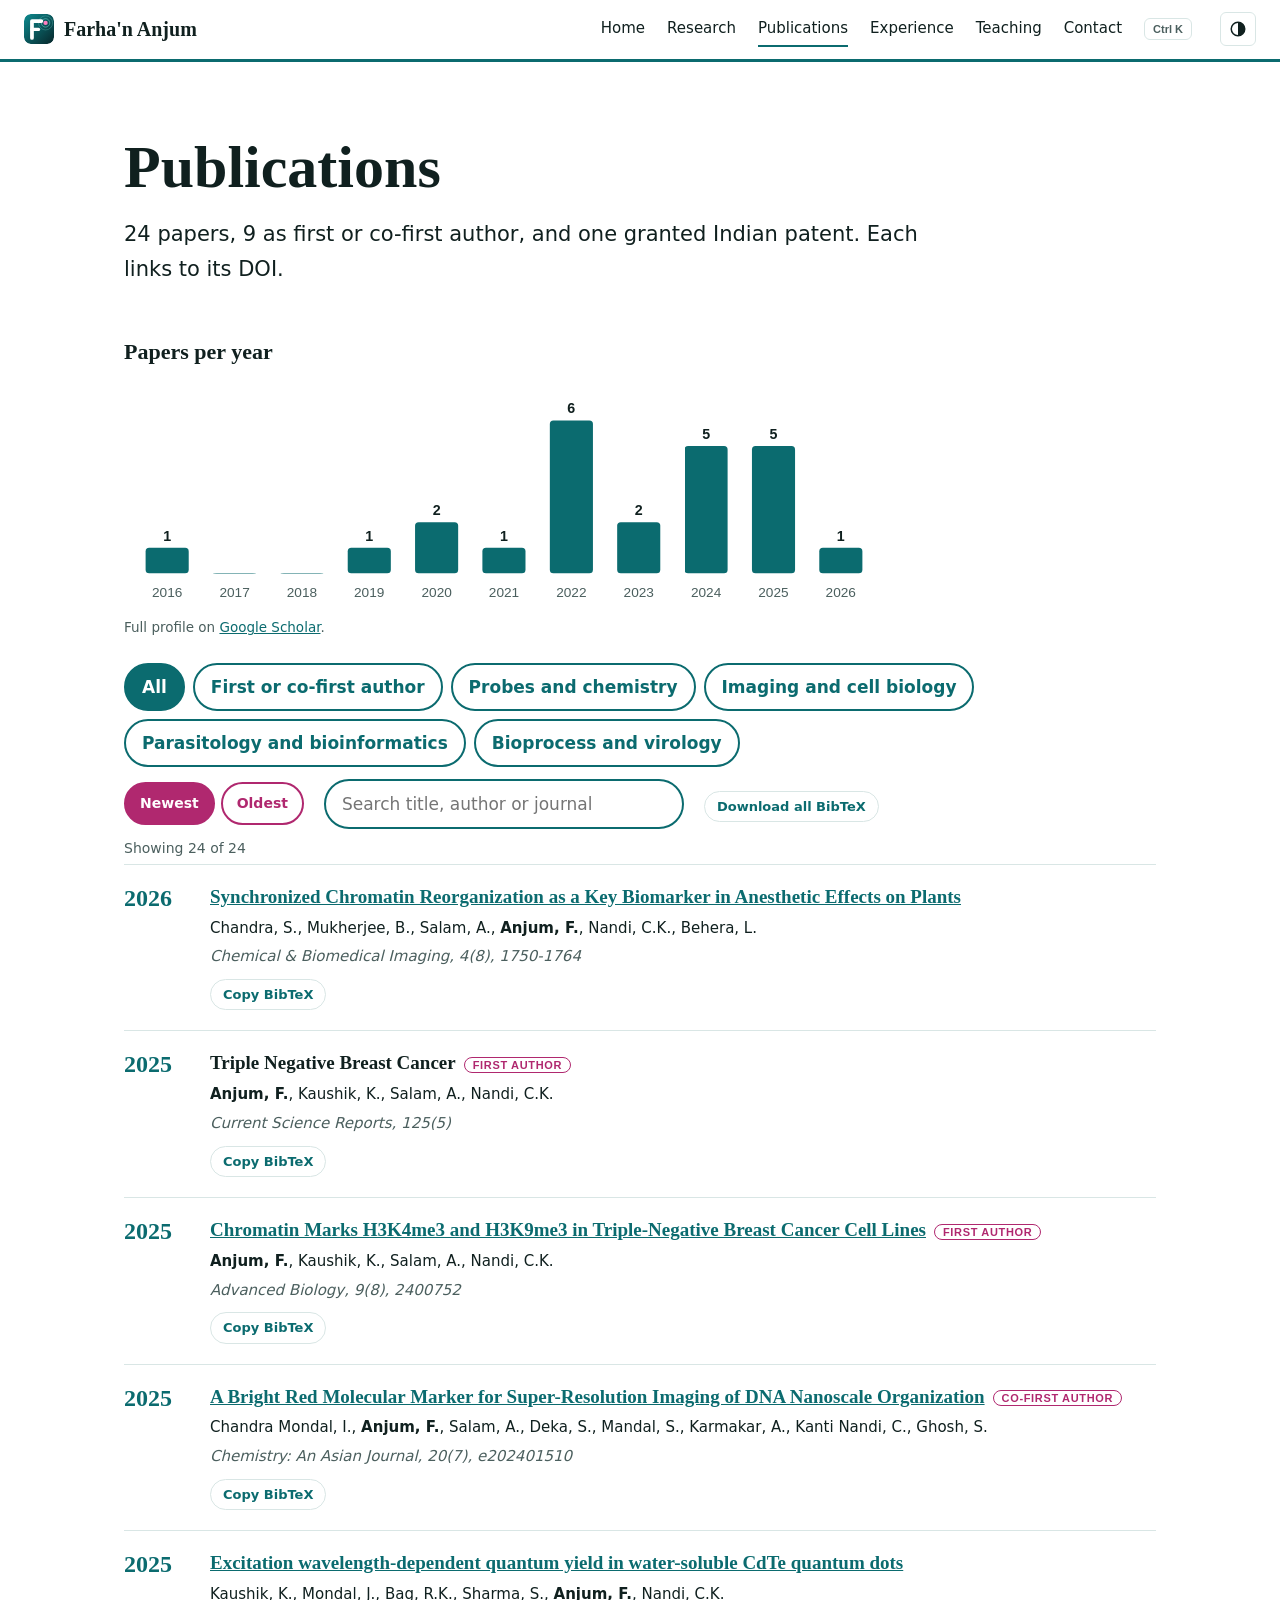
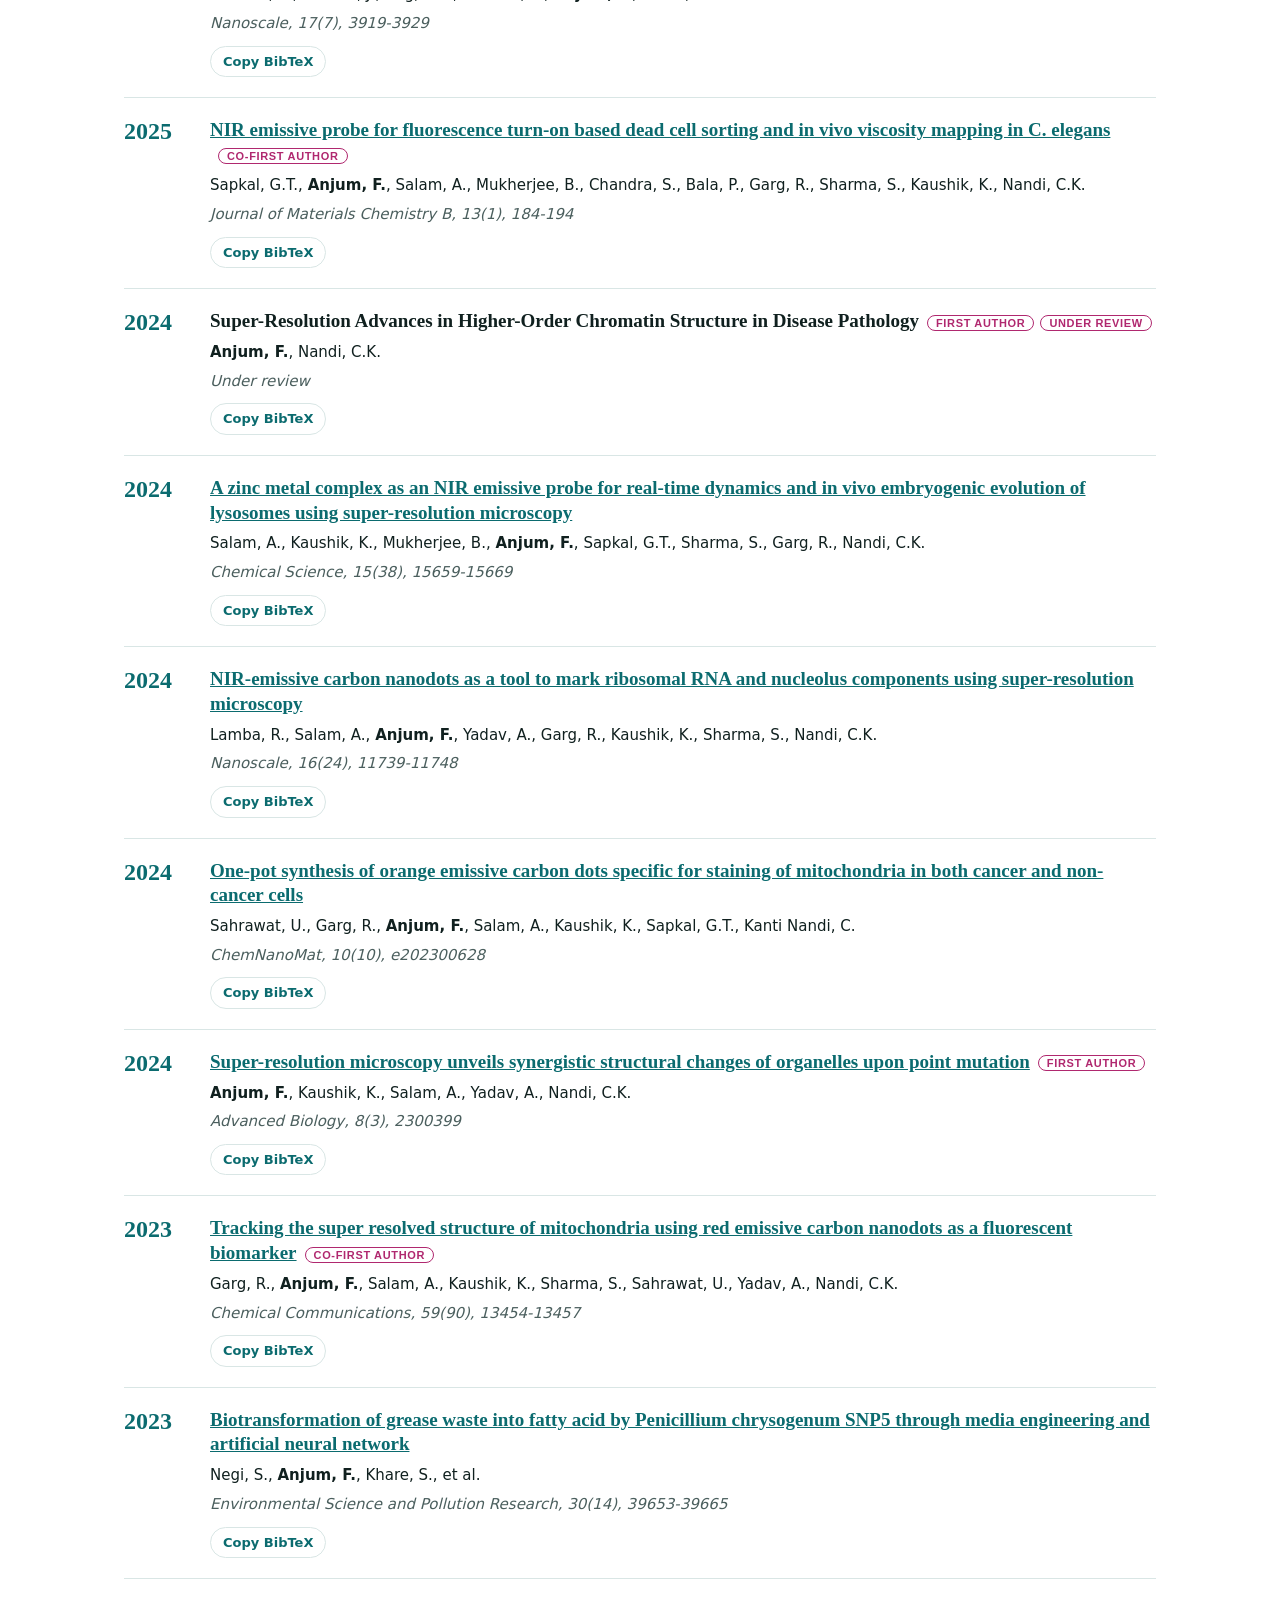
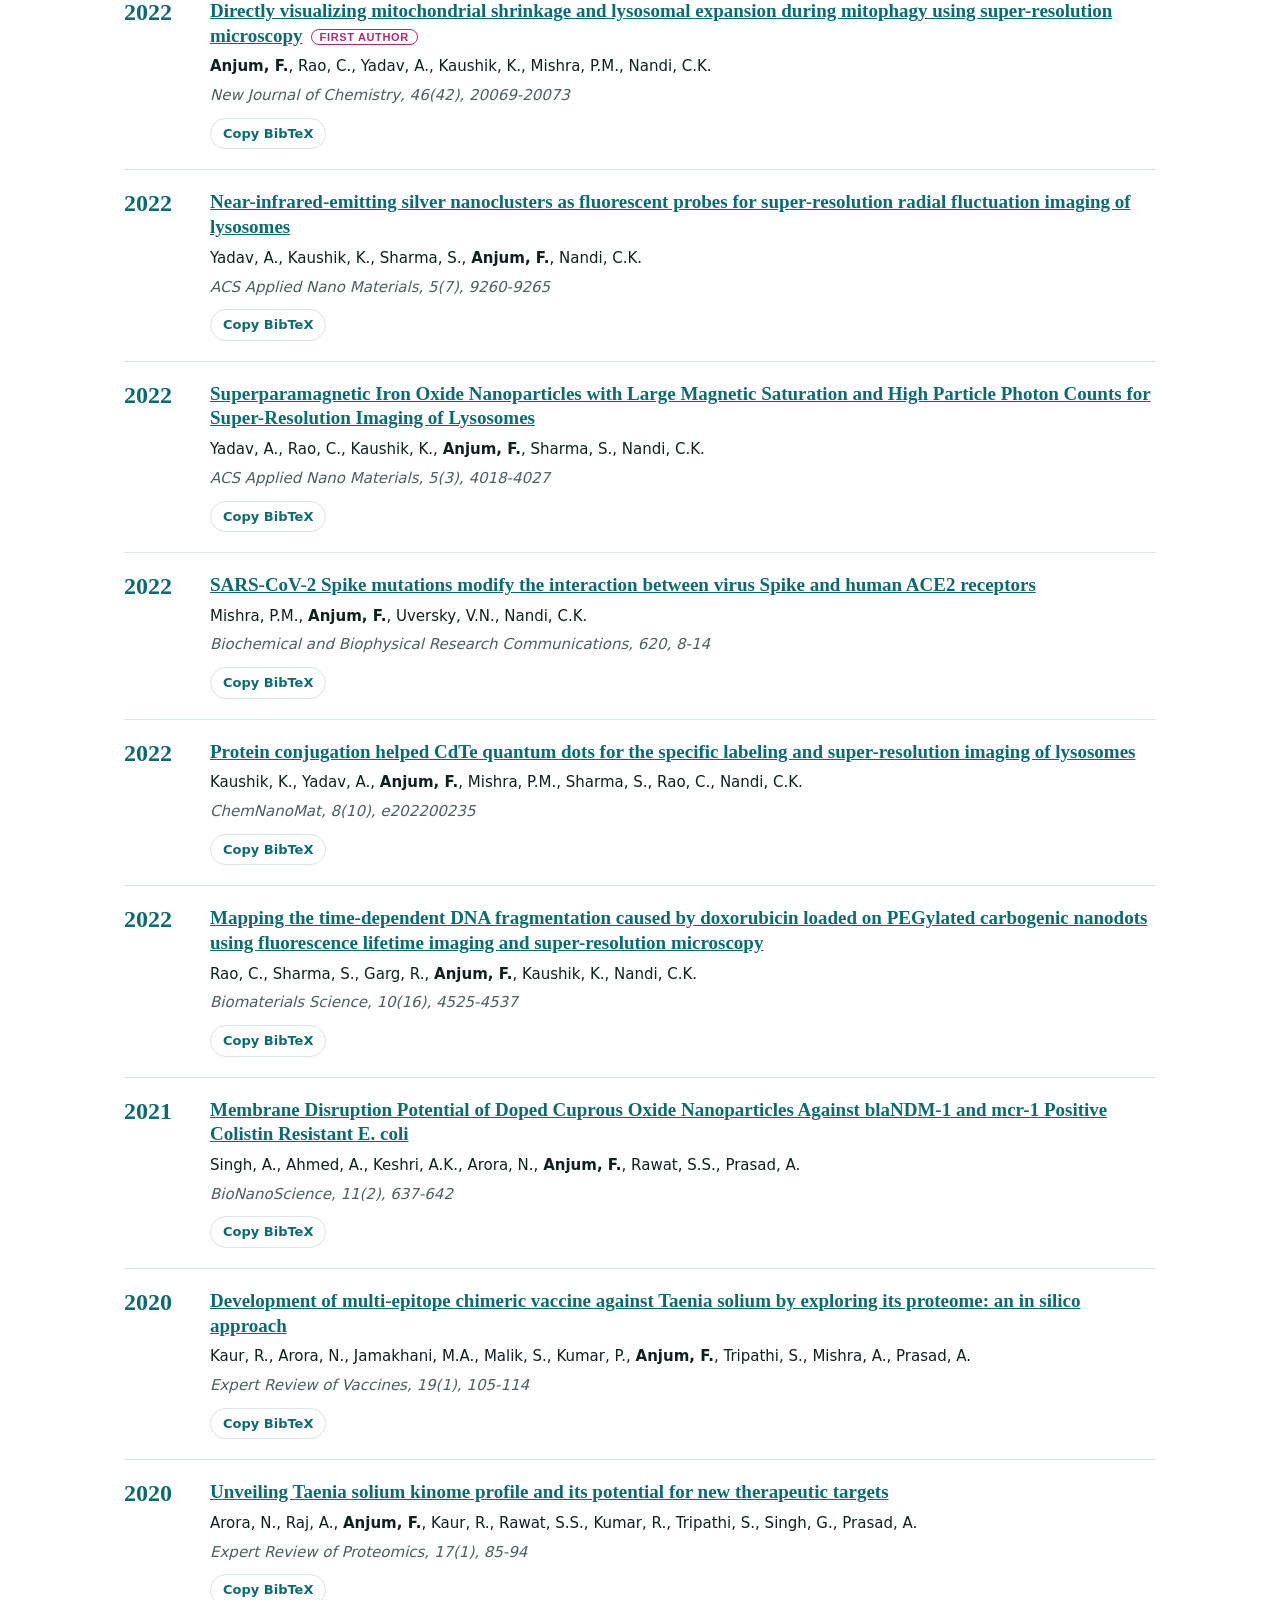
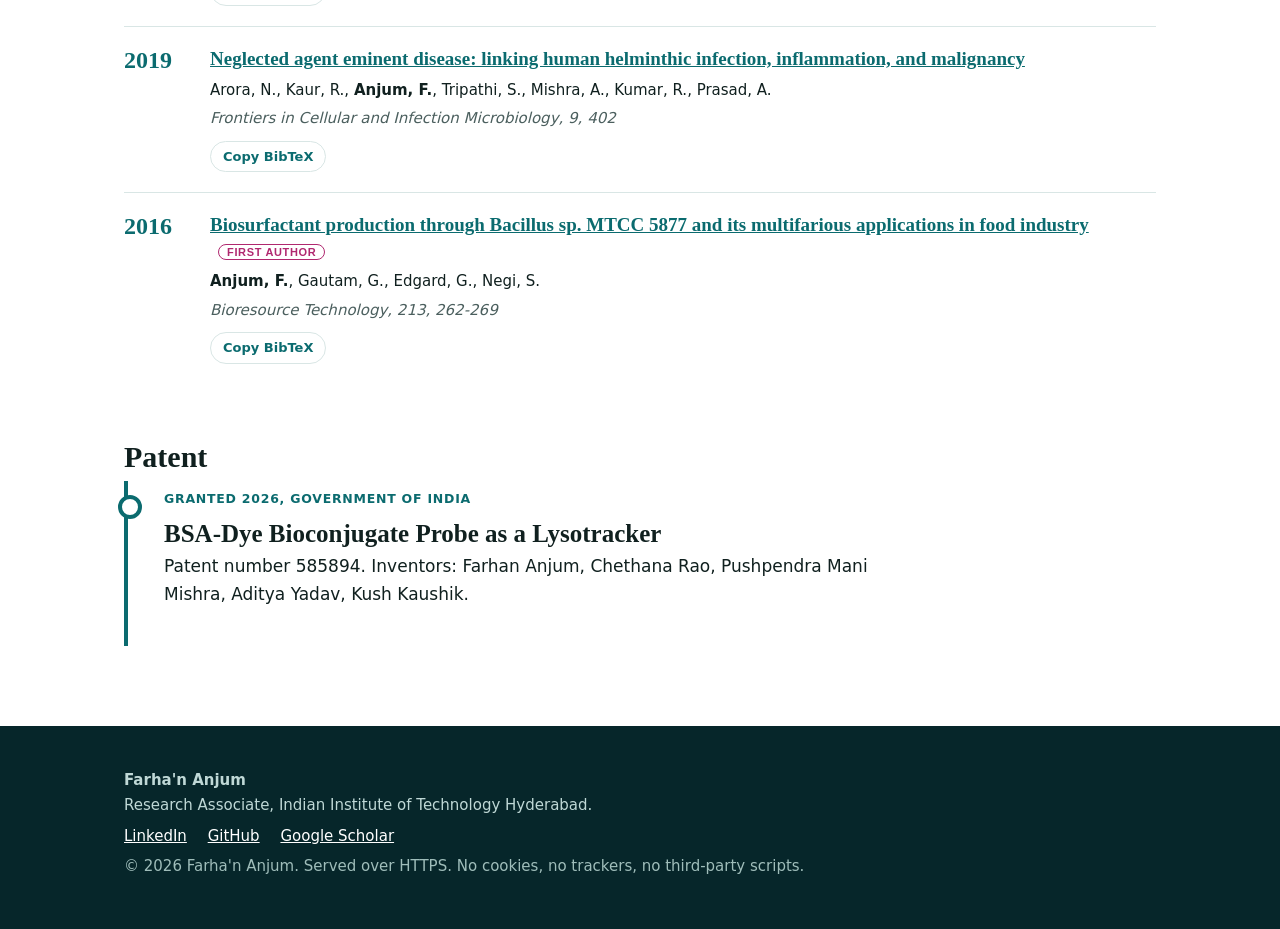
<file: publications.html>
<!doctype html><html lang="en"><head><meta charset="utf-8"><meta name="viewport" content="width=device-width,initial-scale=1">
<meta http-equiv="Content-Security-Policy" content="default-src 'self'; script-src 'self' 'sha256-vStg3uO3osDPpLFDZxNWbCoQPCpokjxYmhKTZBPEOSE='; style-src 'self' 'unsafe-inline' https://fonts.googleapis.com; font-src https://fonts.gstatic.com; img-src 'self' data:; connect-src 'none'; object-src 'none'; base-uri 'self'; form-action 'none'"><meta name="referrer" content="strict-origin-when-cross-origin">
<script>document.documentElement.classList.add("js");try{var t=localStorage.getItem("theme")||(matchMedia("(prefers-color-scheme:dark)").matches?"dark":"");if(t)document.documentElement.dataset.theme=t}catch(e){}</script>
<title>Publications | Farha'n Anjum</title><meta name="description" content="24 papers and an Indian patent on super-resolution microscopy, chromatin, fluorescent nanoprobes and cell biology."><meta name="theme-color" content="#0B6B6F">
<meta property="og:title" content="Publications | Farha'n Anjum"><meta property="og:description" content="24 papers and an Indian patent on super-resolution microscopy, chromatin, fluorescent nanoprobes and cell biology."><meta property="og:type" content="website"><meta property="og:url" content="https://drfarhananjum.github.io/publications.html"><meta property="og:image" content="https://drfarhananjum.github.io/assets/og.jpg?v=2"><meta property="og:image:width" content="1200"><meta property="og:image:height" content="630"><meta name="twitter:card" content="summary_large_image">
<link rel="canonical" href="https://drfarhananjum.github.io/publications.html"><link rel="icon" href="assets/mark.svg" type="image/svg+xml"><link rel="apple-touch-icon" href="assets/apple-touch-icon.png"><link rel="preconnect" href="https://fonts.googleapis.com"><link rel="preconnect" href="https://fonts.gstatic.com" crossorigin>
<link href="https://fonts.googleapis.com/css2?family=Fraunces:opsz,wght@9..144,500;9..144,700&family=Public+Sans:wght@400;500;600;700&display=swap" rel="stylesheet">
<link rel="stylesheet" href="styles.css?v=3"></head><body>
<div class="prog" aria-hidden="true"></div><a class="skip" href="#main">Skip to content</a><header class="top"><a class="brand" href="index.html"><img src="assets/mark.svg" alt="" width="30" height="30">Farha'n Anjum</a>
<button class="menu" aria-label="Menu" aria-expanded="false">Menu</button><nav><a href="index.html">Home</a><a href="research.html">Research</a><a href="publications.html" aria-current=page>Publications</a><a href="experience.html">Experience</a><a href="teaching.html">Teaching</a><a href="contact.html">Contact</a><button class="theme" type="button" aria-label="Toggle dark mode"><svg viewBox="0 0 24 24" width="18" height="18" aria-hidden="true"><circle cx="12" cy="12" r="9" fill="none" stroke="currentColor" stroke-width="2"/><path d="M12 3a9 9 0 0 1 0 18z" fill="currentColor"/></svg></button></nav></header>
<main id="main"><section class="wrap pagehead"><h1>Publications</h1><p class="lede">24 papers, 9 as first or co-first author, and one granted Indian patent. Each links to its DOI.</p></section>
<section class="wrap"><h2 class="sm">Papers per year</h2><svg class="chart" viewBox="0 0 640 200" role="img" aria-label="Papers per year from 2016 to 2026"><title>Papers per year</title><g class="bar" style="--d:0ms"><rect x="18.2" y="150.6" width="36.3" height="21.4" rx="3"><title>2016: 1 papers</title></rect><text class="v" x="36.4" y="144.6" text-anchor="middle">1</text><text class="y" x="36.4" y="192" text-anchor="middle">2016</text></g><g class="bar" style="--d:70ms"><rect x="74.9" y="172.0" width="36.3" height="0.5" rx="3"><title>2017: 0 papers</title></rect><text class="y" x="93.1" y="192" text-anchor="middle">2017</text></g><g class="bar" style="--d:140ms"><rect x="131.7" y="172.0" width="36.3" height="0.5" rx="3"><title>2018: 0 papers</title></rect><text class="y" x="149.8" y="192" text-anchor="middle">2018</text></g><g class="bar" style="--d:210ms"><rect x="188.4" y="150.6" width="36.3" height="21.4" rx="3"><title>2019: 1 papers</title></rect><text class="v" x="206.5" y="144.6" text-anchor="middle">1</text><text class="y" x="206.5" y="192" text-anchor="middle">2019</text></g><g class="bar" style="--d:280ms"><rect x="245.1" y="129.1" width="36.3" height="42.9" rx="3"><title>2020: 2 papers</title></rect><text class="v" x="263.3" y="123.1" text-anchor="middle">2</text><text class="y" x="263.3" y="192" text-anchor="middle">2020</text></g><g class="bar" style="--d:350ms"><rect x="301.8" y="150.6" width="36.3" height="21.4" rx="3"><title>2021: 1 papers</title></rect><text class="v" x="320.0" y="144.6" text-anchor="middle">1</text><text class="y" x="320.0" y="192" text-anchor="middle">2021</text></g><g class="bar" style="--d:420ms"><rect x="358.6" y="43.4" width="36.3" height="128.6" rx="3"><title>2022: 6 papers</title></rect><text class="v" x="376.7" y="37.4" text-anchor="middle">6</text><text class="y" x="376.7" y="192" text-anchor="middle">2022</text></g><g class="bar" style="--d:490ms"><rect x="415.3" y="129.1" width="36.3" height="42.9" rx="3"><title>2023: 2 papers</title></rect><text class="v" x="433.5" y="123.1" text-anchor="middle">2</text><text class="y" x="433.5" y="192" text-anchor="middle">2023</text></g><g class="bar" style="--d:560ms"><rect x="472.0" y="64.9" width="36.3" height="107.1" rx="3"><title>2024: 5 papers</title></rect><text class="v" x="490.2" y="58.9" text-anchor="middle">5</text><text class="y" x="490.2" y="192" text-anchor="middle">2024</text></g><g class="bar" style="--d:630ms"><rect x="528.8" y="64.9" width="36.3" height="107.1" rx="3"><title>2025: 5 papers</title></rect><text class="v" x="546.9" y="58.9" text-anchor="middle">5</text><text class="y" x="546.9" y="192" text-anchor="middle">2025</text></g><g class="bar" style="--d:700ms"><rect x="585.5" y="150.6" width="36.3" height="21.4" rx="3"><title>2026: 1 papers</title></rect><text class="v" x="603.6" y="144.6" text-anchor="middle">1</text><text class="y" x="603.6" y="192" text-anchor="middle">2026</text></g></svg><p class="src mut">Full profile on <a href="https://scholar.google.com/citations?user=QwxOvgwAAAAJ&hl=en" rel="noopener noreferrer">Google Scholar</a>.</p></section>
<section class="wrap"><div class="tools"><div class="filters" role="group" aria-label="Filter by topic"><button data-f="all" aria-pressed="true">All</button><button data-f="first" aria-pressed="false">First or co-first author</button><button data-f="p" aria-pressed="false">Probes and chemistry</button><button data-f="i" aria-pressed="false">Imaging and cell biology</button><button data-f="b" aria-pressed="false">Parasitology and bioinformatics</button><button data-f="o" aria-pressed="false">Bioprocess and virology</button></div><div class="sort" role="group" aria-label="Sort"><button data-s="y" aria-pressed="true">Newest</button><button data-s="o" aria-pressed="false">Oldest</button></div><input class="search" id="q" type="search" placeholder="Search title, author or journal" aria-label="Search publications"></div><p class="count mut" id="count" aria-live="polite"></p><ol class="pubs"><li data-t="i" data-y="2026" data-i="0" data-f="0"><span class="yr">2026</span><div><h3><a href="https://doi.org/10.1021/cbmi.5c00288" rel="noopener noreferrer">Synchronized Chromatin Reorganization as a Key Biomarker in Anesthetic Effects on Plants</a></h3><p>Chandra, S., Mukherjee, B., Salam, A., <b>Anjum, F.</b>, Nandi, C.K., Behera, L.</p><p class="mut"><i>Chemical & Biomedical Imaging, 4(8), 1750-1764</i></p></div></li><li data-t="i" data-y="2025" data-i="1" data-f="1"><span class="yr">2025</span><div><h3>Triple Negative Breast Cancer<span class="badge">First author</span></h3><p><b>Anjum, F.</b>, Kaushik, K., Salam, A., Nandi, C.K.</p><p class="mut"><i>Current Science Reports, 125(5)</i></p></div></li><li data-t="i" data-y="2025" data-i="2" data-f="1"><span class="yr">2025</span><div><h3><a href="https://doi.org/10.1002/adbi.202400752" rel="noopener noreferrer">Chromatin Marks H3K4me3 and H3K9me3 in Triple-Negative Breast Cancer Cell Lines</a><span class="badge">First author</span></h3><p><b>Anjum, F.</b>, Kaushik, K., Salam, A., Nandi, C.K.</p><p class="mut"><i>Advanced Biology, 9(8), 2400752</i></p></div></li><li data-t="p" data-y="2025" data-i="3" data-f="1"><span class="yr">2025</span><div><h3><a href="https://doi.org/10.1002/asia.202401510" rel="noopener noreferrer">A Bright Red Molecular Marker for Super-Resolution Imaging of DNA Nanoscale Organization</a><span class="badge">Co-first author</span></h3><p>Chandra Mondal, I., <b>Anjum, F.</b>, Salam, A., Deka, S., Mandal, S., Karmakar, A., Kanti Nandi, C., Ghosh, S.</p><p class="mut"><i>Chemistry: An Asian Journal, 20(7), e202401510</i></p></div></li><li data-t="p" data-y="2025" data-i="4" data-f="0"><span class="yr">2025</span><div><h3><a href="https://doi.org/10.1039/d4nr04344h" rel="noopener noreferrer">Excitation wavelength-dependent quantum yield in water-soluble CdTe quantum dots</a></h3><p>Kaushik, K., Mondal, J., Bag, R.K., Sharma, S., <b>Anjum, F.</b>, Nandi, C.K.</p><p class="mut"><i>Nanoscale, 17(7), 3919-3929</i></p></div></li><li data-t="p" data-y="2025" data-i="5" data-f="1"><span class="yr">2025</span><div><h3><a href="https://doi.org/10.1039/d4tb01945h" rel="noopener noreferrer">NIR emissive probe for fluorescence turn-on based dead cell sorting and in vivo viscosity mapping in C. elegans</a><span class="badge">Co-first author</span></h3><p>Sapkal, G.T., <b>Anjum, F.</b>, Salam, A., Mukherjee, B., Chandra, S., Bala, P., Garg, R., Sharma, S., Kaushik, K., Nandi, C.K.</p><p class="mut"><i>Journal of Materials Chemistry B, 13(1), 184-194</i></p></div></li><li data-t="i" data-y="2024" data-i="6" data-f="1"><span class="yr">2024</span><div><h3>Super-Resolution Advances in Higher-Order Chromatin Structure in Disease Pathology<span class="badge">First author</span><span class="badge">Under review</span></h3><p><b>Anjum, F.</b>, Nandi, C.K.</p><p class="mut"><i>Under review</i></p></div></li><li data-t="p" data-y="2024" data-i="7" data-f="0"><span class="yr">2024</span><div><h3><a href="https://doi.org/10.1039/d4sc04638b" rel="noopener noreferrer">A zinc metal complex as an NIR emissive probe for real-time dynamics and in vivo embryogenic evolution of lysosomes using super-resolution microscopy</a></h3><p>Salam, A., Kaushik, K., Mukherjee, B., <b>Anjum, F.</b>, Sapkal, G.T., Sharma, S., Garg, R., Nandi, C.K.</p><p class="mut"><i>Chemical Science, 15(38), 15659-15669</i></p></div></li><li data-t="p" data-y="2024" data-i="8" data-f="0"><span class="yr">2024</span><div><h3><a href="https://doi.org/10.1039/d4nr01569j" rel="noopener noreferrer">NIR-emissive carbon nanodots as a tool to mark ribosomal RNA and nucleolus components using super-resolution microscopy</a></h3><p>Lamba, R., Salam, A., <b>Anjum, F.</b>, Yadav, A., Garg, R., Kaushik, K., Sharma, S., Nandi, C.K.</p><p class="mut"><i>Nanoscale, 16(24), 11739-11748</i></p></div></li><li data-t="p" data-y="2024" data-i="9" data-f="0"><span class="yr">2024</span><div><h3><a href="https://doi.org/10.1002/cnma.202300628" rel="noopener noreferrer">One-pot synthesis of orange emissive carbon dots specific for staining of mitochondria in both cancer and non-cancer cells</a></h3><p>Sahrawat, U., Garg, R., <b>Anjum, F.</b>, Salam, A., Kaushik, K., Sapkal, G.T., Kanti Nandi, C.</p><p class="mut"><i>ChemNanoMat, 10(10), e202300628</i></p></div></li><li data-t="i" data-y="2024" data-i="10" data-f="1"><span class="yr">2024</span><div><h3><a href="https://doi.org/10.1002/adbi.202300399" rel="noopener noreferrer">Super-resolution microscopy unveils synergistic structural changes of organelles upon point mutation</a><span class="badge">First author</span></h3><p><b>Anjum, F.</b>, Kaushik, K., Salam, A., Yadav, A., Nandi, C.K.</p><p class="mut"><i>Advanced Biology, 8(3), 2300399</i></p></div></li><li data-t="p" data-y="2023" data-i="11" data-f="1"><span class="yr">2023</span><div><h3><a href="https://doi.org/10.1039/d3cc03390b" rel="noopener noreferrer">Tracking the super resolved structure of mitochondria using red emissive carbon nanodots as a fluorescent biomarker</a><span class="badge">Co-first author</span></h3><p>Garg, R., <b>Anjum, F.</b>, Salam, A., Kaushik, K., Sharma, S., Sahrawat, U., Yadav, A., Nandi, C.K.</p><p class="mut"><i>Chemical Communications, 59(90), 13454-13457</i></p></div></li><li data-t="o" data-y="2023" data-i="12" data-f="0"><span class="yr">2023</span><div><h3><a href="https://doi.org/10.1007/s11356-022-24990-7" rel="noopener noreferrer">Biotransformation of grease waste into fatty acid by Penicillium chrysogenum SNP5 through media engineering and artificial neural network</a></h3><p>Negi, S., <b>Anjum, F.</b>, Khare, S., et al.</p><p class="mut"><i>Environmental Science and Pollution Research, 30(14), 39653-39665</i></p></div></li><li data-t="i" data-y="2022" data-i="13" data-f="1"><span class="yr">2022</span><div><h3><a href="https://doi.org/10.1039/d2nj04010g" rel="noopener noreferrer">Directly visualizing mitochondrial shrinkage and lysosomal expansion during mitophagy using super-resolution microscopy</a><span class="badge">First author</span></h3><p><b>Anjum, F.</b>, Rao, C., Yadav, A., Kaushik, K., Mishra, P.M., Nandi, C.K.</p><p class="mut"><i>New Journal of Chemistry, 46(42), 20069-20073</i></p></div></li><li data-t="p" data-y="2022" data-i="14" data-f="0"><span class="yr">2022</span><div><h3><a href="https://doi.org/10.1021/acsanm.2c01604" rel="noopener noreferrer">Near-infrared-emitting silver nanoclusters as fluorescent probes for super-resolution radial fluctuation imaging of lysosomes</a></h3><p>Yadav, A., Kaushik, K., Sharma, S., <b>Anjum, F.</b>, Nandi, C.K.</p><p class="mut"><i>ACS Applied Nano Materials, 5(7), 9260-9265</i></p></div></li><li data-t="p" data-y="2022" data-i="15" data-f="0"><span class="yr">2022</span><div><h3><a href="https://doi.org/10.1021/acsanm.2c00011" rel="noopener noreferrer">Superparamagnetic Iron Oxide Nanoparticles with Large Magnetic Saturation and High Particle Photon Counts for Super-Resolution Imaging of Lysosomes</a></h3><p>Yadav, A., Rao, C., Kaushik, K., <b>Anjum, F.</b>, Sharma, S., Nandi, C.K.</p><p class="mut"><i>ACS Applied Nano Materials, 5(3), 4018-4027</i></p></div></li><li data-t="o" data-y="2022" data-i="16" data-f="0"><span class="yr">2022</span><div><h3><a href="https://doi.org/10.1016/j.bbrc.2022.06.064" rel="noopener noreferrer">SARS-CoV-2 Spike mutations modify the interaction between virus Spike and human ACE2 receptors</a></h3><p>Mishra, P.M., <b>Anjum, F.</b>, Uversky, V.N., Nandi, C.K.</p><p class="mut"><i>Biochemical and Biophysical Research Communications, 620, 8-14</i></p></div></li><li data-t="p" data-y="2022" data-i="17" data-f="0"><span class="yr">2022</span><div><h3><a href="https://doi.org/10.1002/cnma.202200235" rel="noopener noreferrer">Protein conjugation helped CdTe quantum dots for the specific labeling and super-resolution imaging of lysosomes</a></h3><p>Kaushik, K., Yadav, A., <b>Anjum, F.</b>, Mishra, P.M., Sharma, S., Rao, C., Nandi, C.K.</p><p class="mut"><i>ChemNanoMat, 8(10), e202200235</i></p></div></li><li data-t="i" data-y="2022" data-i="18" data-f="0"><span class="yr">2022</span><div><h3><a href="https://doi.org/10.1039/d2bm00641c" rel="noopener noreferrer">Mapping the time-dependent DNA fragmentation caused by doxorubicin loaded on PEGylated carbogenic nanodots using fluorescence lifetime imaging and super-resolution microscopy</a></h3><p>Rao, C., Sharma, S., Garg, R., <b>Anjum, F.</b>, Kaushik, K., Nandi, C.K.</p><p class="mut"><i>Biomaterials Science, 10(16), 4525-4537</i></p></div></li><li data-t="o" data-y="2021" data-i="19" data-f="0"><span class="yr">2021</span><div><h3><a href="https://doi.org/10.1007/s12668-021-00850-5" rel="noopener noreferrer">Membrane Disruption Potential of Doped Cuprous Oxide Nanoparticles Against blaNDM-1 and mcr-1 Positive Colistin Resistant E. coli</a></h3><p>Singh, A., Ahmed, A., Keshri, A.K., Arora, N., <b>Anjum, F.</b>, Rawat, S.S., Prasad, A.</p><p class="mut"><i>BioNanoScience, 11(2), 637-642</i></p></div></li><li data-t="b" data-y="2020" data-i="20" data-f="0"><span class="yr">2020</span><div><h3><a href="https://doi.org/10.1080/14760584.2019.1711057" rel="noopener noreferrer">Development of multi-epitope chimeric vaccine against Taenia solium by exploring its proteome: an in silico approach</a></h3><p>Kaur, R., Arora, N., Jamakhani, M.A., Malik, S., Kumar, P., <b>Anjum, F.</b>, Tripathi, S., Mishra, A., Prasad, A.</p><p class="mut"><i>Expert Review of Vaccines, 19(1), 105-114</i></p></div></li><li data-t="b" data-y="2020" data-i="21" data-f="0"><span class="yr">2020</span><div><h3><a href="https://doi.org/10.1080/14789450.2020.1719835" rel="noopener noreferrer">Unveiling Taenia solium kinome profile and its potential for new therapeutic targets</a></h3><p>Arora, N., Raj, A., <b>Anjum, F.</b>, Kaur, R., Rawat, S.S., Kumar, R., Tripathi, S., Singh, G., Prasad, A.</p><p class="mut"><i>Expert Review of Proteomics, 17(1), 85-94</i></p></div></li><li data-t="b" data-y="2019" data-i="22" data-f="0"><span class="yr">2019</span><div><h3><a href="https://doi.org/10.3389/fcimb.2019.00402" rel="noopener noreferrer">Neglected agent eminent disease: linking human helminthic infection, inflammation, and malignancy</a></h3><p>Arora, N., Kaur, R., <b>Anjum, F.</b>, Tripathi, S., Mishra, A., Kumar, R., Prasad, A.</p><p class="mut"><i>Frontiers in Cellular and Infection Microbiology, 9, 402</i></p></div></li><li data-t="o" data-y="2016" data-i="23" data-f="1"><span class="yr">2016</span><div><h3><a href="https://doi.org/10.1016/j.biortech.2016.02.091" rel="noopener noreferrer">Biosurfactant production through Bacillus sp. MTCC 5877 and its multifarious applications in food industry</a><span class="badge">First author</span></h3><p><b>Anjum, F.</b>, Gautam, G., Edgard, G., Negi, S.</p><p class="mut"><i>Bioresource Technology, 213, 262-269</i></p></div></li></ol><h2>Patent</h2><article class="bus rv"><p class="meta">Granted 2026, Government of India</p><h3>BSA-Dye Bioconjugate Probe as a Lysotracker</h3><p>Patent number 585894. Inventors: Farhan Anjum, Chethana Rao, Pushpendra Mani Mishra, Aditya Yadav, Kush Kaushik.</p></article></section></main>
<footer><div class="wrap"><p><b>Farha'n Anjum</b><br>Research Associate, Indian Institute of Technology Hyderabad.</p>
<p><a href="https://www.linkedin.com/in/drfarhananjum/" rel="noopener noreferrer">LinkedIn</a> <a href="https://github.com/drfarhananjum" rel="noopener noreferrer">GitHub</a> <a href="https://scholar.google.com/citations?user=QwxOvgwAAAAJ&hl=en" rel="noopener noreferrer">Google Scholar</a></p>
<p class="mut">© 2026 Farha'n Anjum. Served over HTTPS. No cookies, no trackers, no third-party scripts.</p></div></footer><script src="script.js?v=3"></script></body></html>
</file>
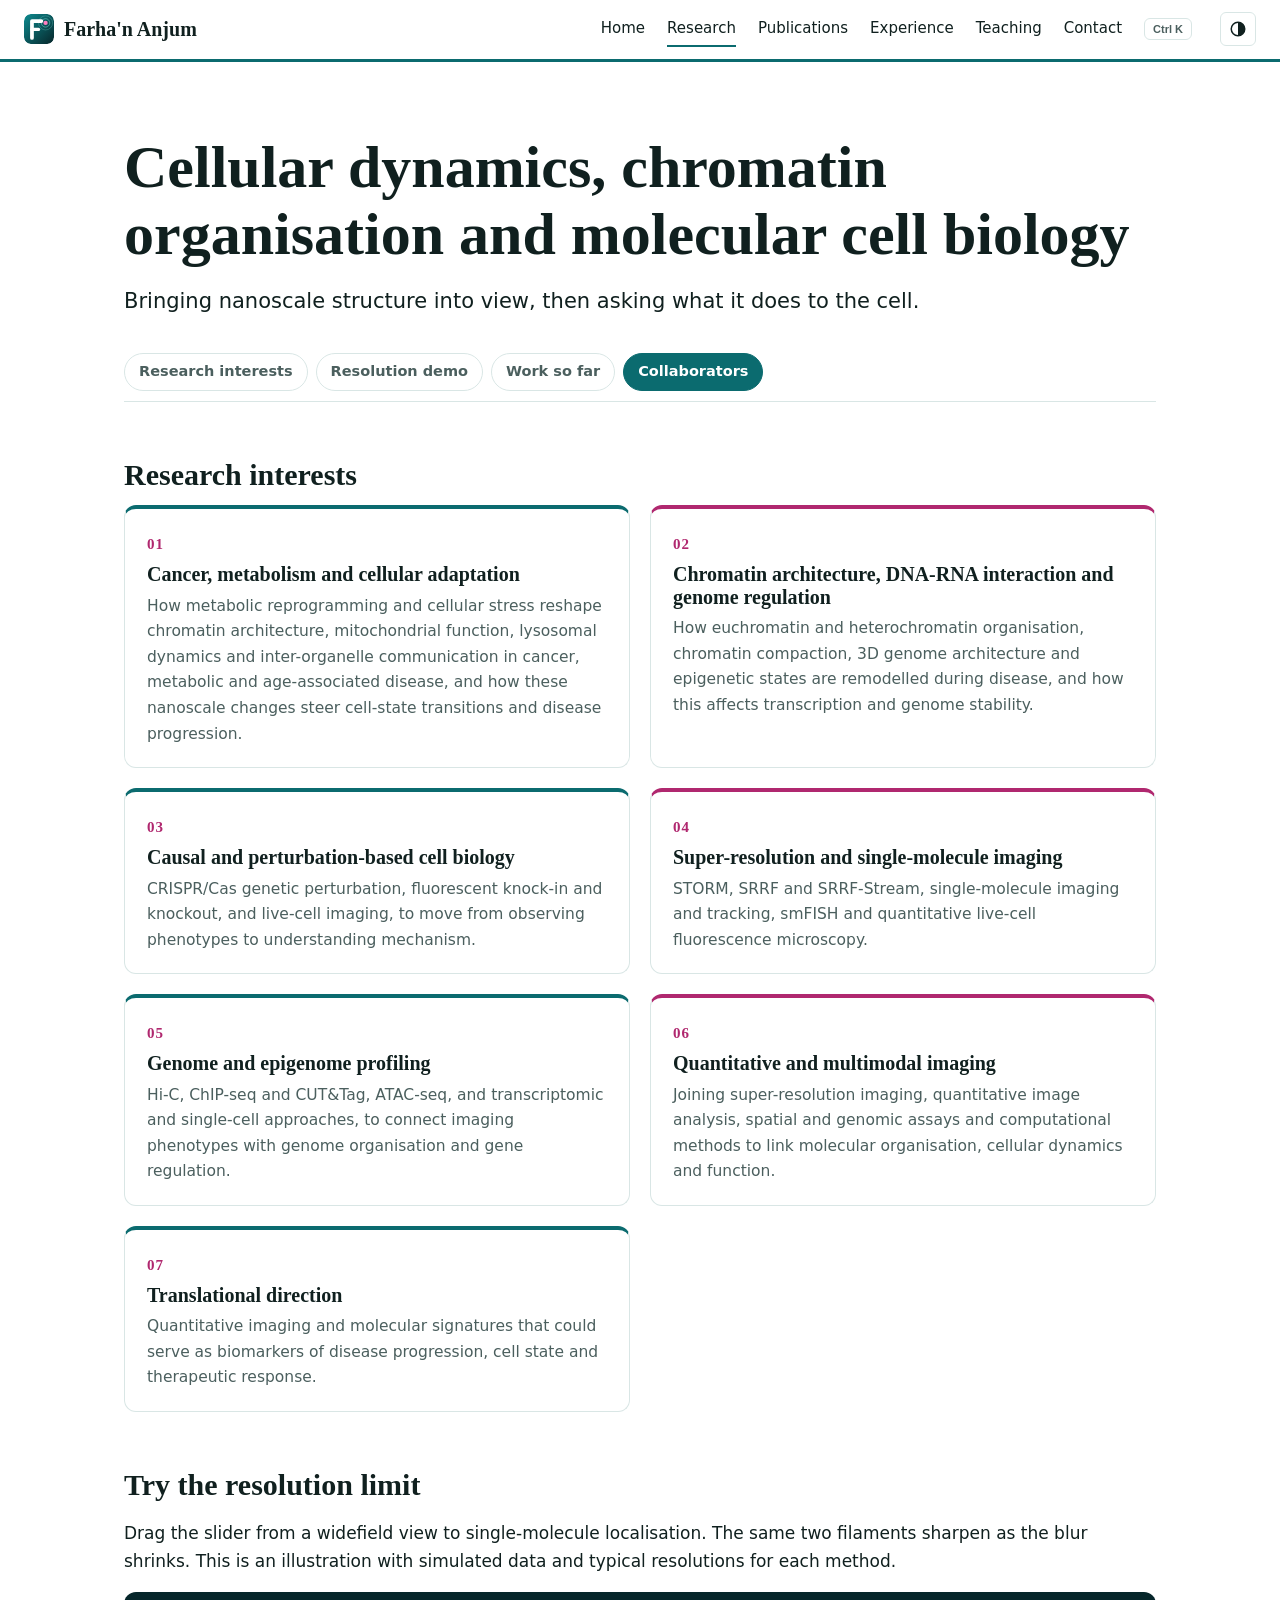
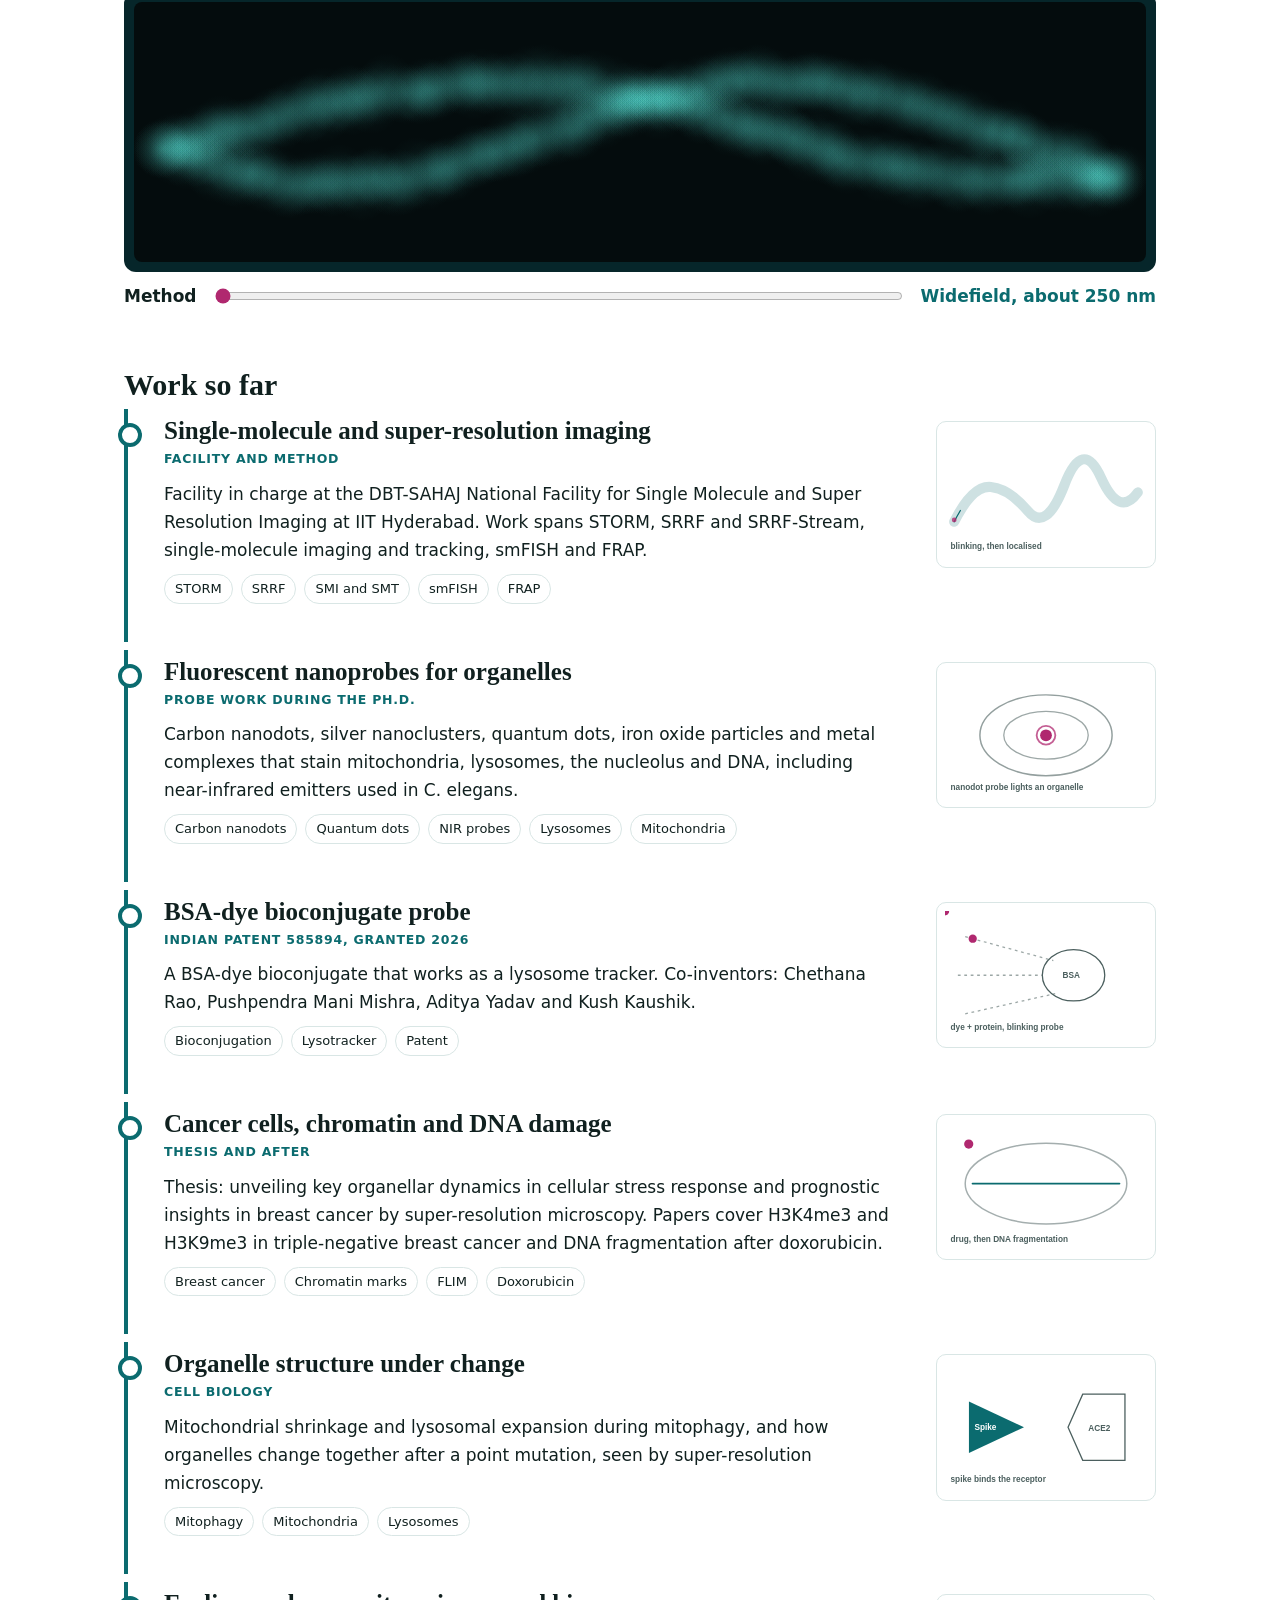
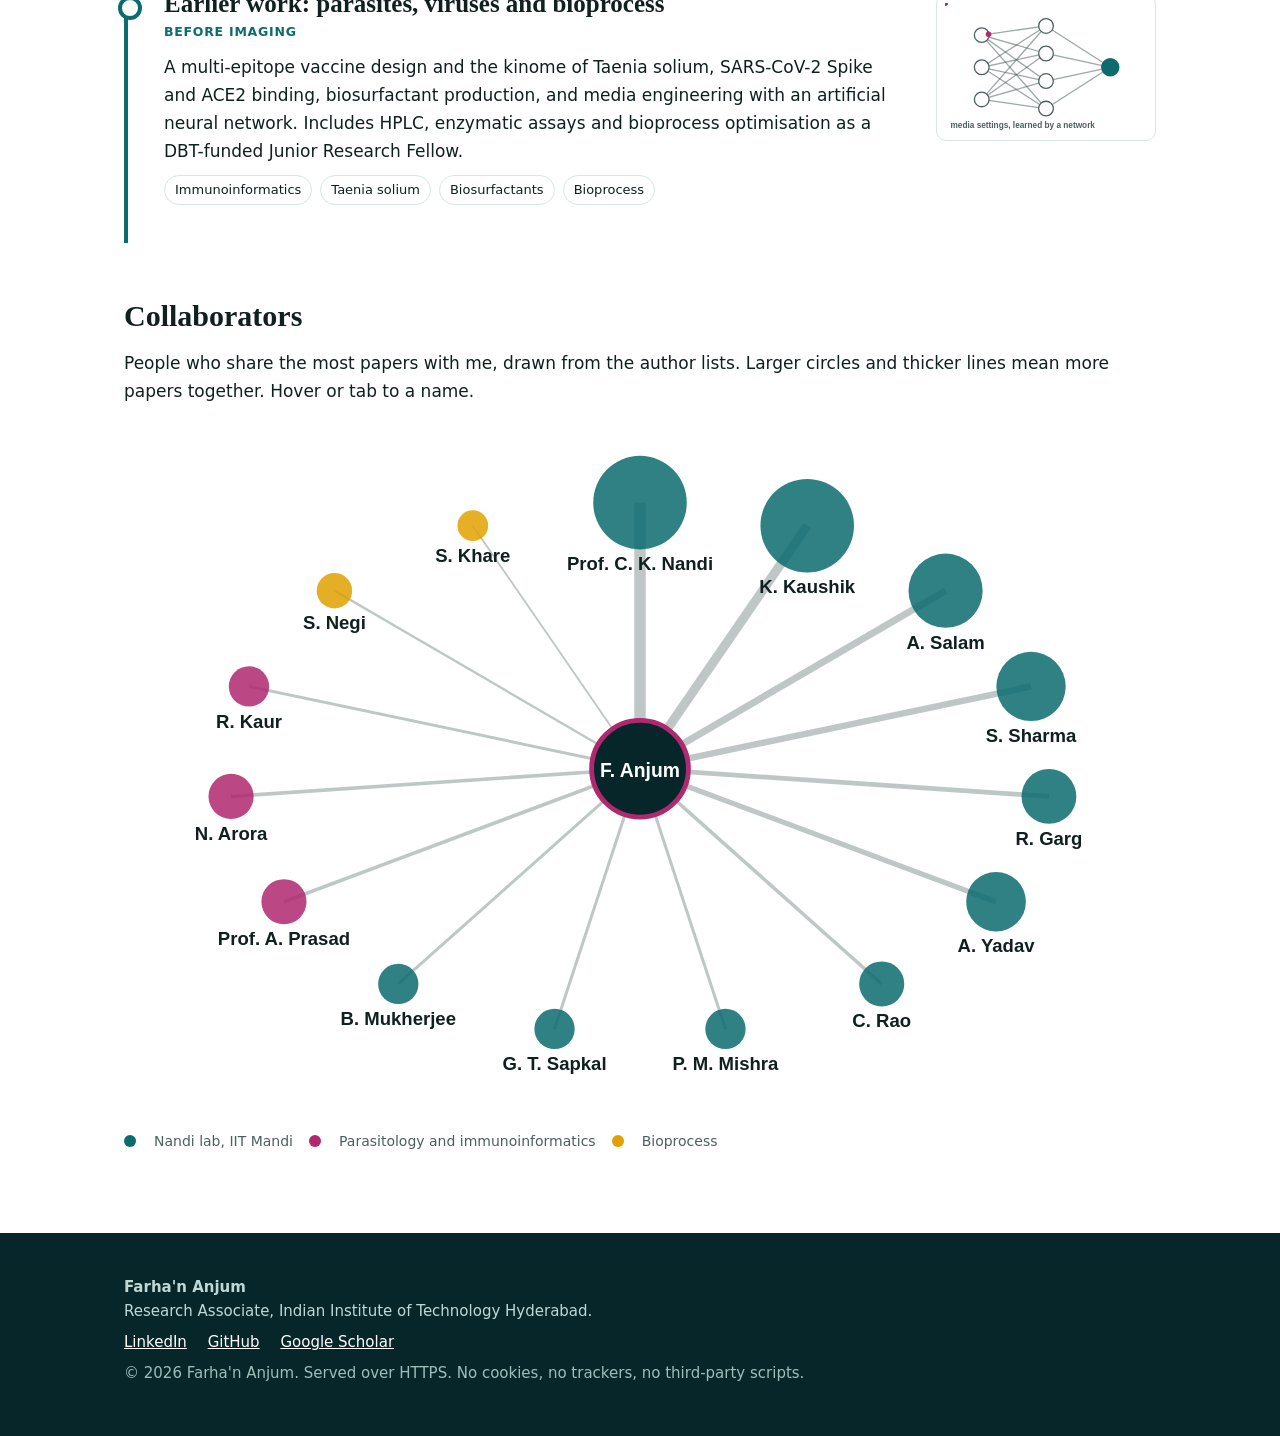
<file: research.html>
<!doctype html><html lang="en"><head><meta charset="utf-8"><meta name="viewport" content="width=device-width,initial-scale=1">
<meta http-equiv="Content-Security-Policy" content="default-src 'self'; script-src 'self' 'sha256-vStg3uO3osDPpLFDZxNWbCoQPCpokjxYmhKTZBPEOSE='; style-src 'self' 'unsafe-inline' https://fonts.googleapis.com; font-src https://fonts.gstatic.com; img-src 'self' data:; connect-src 'none'; object-src 'none'; base-uri 'self'; form-action 'none'"><meta name="referrer" content="strict-origin-when-cross-origin">
<script>document.documentElement.classList.add("js");try{var t=localStorage.getItem("theme")||(matchMedia("(prefers-color-scheme:dark)").matches?"dark":"");if(t)document.documentElement.dataset.theme=t}catch(e){}</script>
<title>Research | Farha'n Anjum</title><meta name="description" content="Research interests in chromatin organisation, cellular dynamics and super-resolution imaging, plus the probe, imaging and cancer biology work so far."><meta name="theme-color" content="#0B6B6F">
<meta property="og:title" content="Research | Farha'n Anjum"><meta property="og:description" content="Research interests in chromatin organisation, cellular dynamics and super-resolution imaging, plus the probe, imaging and cancer biology work so far."><meta property="og:type" content="website"><meta property="og:url" content="https://drfarhananjum.github.io/research.html"><meta property="og:image" content="https://drfarhananjum.github.io/assets/og.jpg?v=2"><meta property="og:image:width" content="1200"><meta property="og:image:height" content="630"><meta name="twitter:card" content="summary_large_image">
<link rel="canonical" href="https://drfarhananjum.github.io/research.html"><link rel="icon" href="assets/mark.svg" type="image/svg+xml"><link rel="apple-touch-icon" href="assets/apple-touch-icon.png"><link rel="preconnect" href="https://fonts.googleapis.com"><link rel="preconnect" href="https://fonts.gstatic.com" crossorigin>
<link href="https://fonts.googleapis.com/css2?family=Fraunces:opsz,wght@9..144,500;9..144,700&family=Public+Sans:wght@400;500;600;700&display=swap" rel="stylesheet">
<link rel="stylesheet" href="styles.css?v=3"></head><body>
<div class="prog" aria-hidden="true"></div><a class="skip" href="#main">Skip to content</a><header class="top"><a class="brand" href="index.html"><img src="assets/mark.svg" alt="" width="30" height="30">Farha'n Anjum</a>
<button class="menu" aria-label="Menu" aria-expanded="false">Menu</button><nav><a href="index.html">Home</a><a href="research.html" aria-current=page>Research</a><a href="publications.html">Publications</a><a href="experience.html">Experience</a><a href="teaching.html">Teaching</a><a href="contact.html">Contact</a><button class="theme" type="button" aria-label="Toggle dark mode"><svg viewBox="0 0 24 24" width="18" height="18" aria-hidden="true"><circle cx="12" cy="12" r="9" fill="none" stroke="currentColor" stroke-width="2"/><path d="M12 3a9 9 0 0 1 0 18z" fill="currentColor"/></svg></button></nav></header>
<main id="main"><section class="wrap pagehead"><h1>Cellular dynamics, chromatin organisation and molecular cell biology</h1><p class="lede">Bringing nanoscale structure into view, then asking what it does to the cell.</p></section>
<section class="wrap"><nav class="subnav" aria-label="On this page"><a href="#interests">Research interests</a><a href="#demo">Resolution demo</a><a href="#work">Work so far</a><a href="#people">Collaborators</a></nav></section>
<section class="wrap rv" id="interests"><h2>Research interests</h2><div class="icards"><article class="icard"><span class="num">01</span><h3>Cancer, metabolism and cellular adaptation</h3><p>How metabolic reprogramming and cellular stress reshape chromatin architecture, mitochondrial function, lysosomal dynamics and inter-organelle communication in cancer, metabolic and age-associated disease, and how these nanoscale changes steer cell-state transitions and disease progression.</p></article><article class="icard"><span class="num">02</span><h3>Chromatin architecture, DNA-RNA interaction and genome regulation</h3><p>How euchromatin and heterochromatin organisation, chromatin compaction, 3D genome architecture and epigenetic states are remodelled during disease, and how this affects transcription and genome stability.</p></article><article class="icard"><span class="num">03</span><h3>Causal and perturbation-based cell biology</h3><p>CRISPR/Cas genetic perturbation, fluorescent knock-in and knockout, and live-cell imaging, to move from observing phenotypes to understanding mechanism.</p></article><article class="icard"><span class="num">04</span><h3>Super-resolution and single-molecule imaging</h3><p>STORM, SRRF and SRRF-Stream, single-molecule imaging and tracking, smFISH and quantitative live-cell fluorescence microscopy.</p></article><article class="icard"><span class="num">05</span><h3>Genome and epigenome profiling</h3><p>Hi-C, ChIP-seq and CUT&amp;Tag, ATAC-seq, and transcriptomic and single-cell approaches, to connect imaging phenotypes with genome organisation and gene regulation.</p></article><article class="icard"><span class="num">06</span><h3>Quantitative and multimodal imaging</h3><p>Joining super-resolution imaging, quantitative image analysis, spatial and genomic assays and computational methods to link molecular organisation, cellular dynamics and function.</p></article><article class="icard"><span class="num">07</span><h3>Translational direction</h3><p>Quantitative imaging and molecular signatures that could serve as biomarkers of disease progression, cell state and therapeutic response.</p></article></div></section>
<section class="wrap rv" id="demo"><h2>Try the resolution limit</h2><p>Drag the slider from a widefield view to single-molecule localisation. The same two filaments sharpen as the blur shrinks. This is an illustration with simulated data and typical resolutions for each method.</p><div class="resbox"><canvas id="res" aria-label="Simulated filaments that sharpen as the slider moves from widefield to single-molecule localisation"></canvas></div><div class="resctl"><label for="resr">Method</label><input id="resr" type="range" min="0" max="100" value="0" aria-valuetext="Widefield, about 250 nanometres"><output id="reso" aria-live="polite">Widefield, about 250 nm</output></div></section>
<section class="wrap" id="work"><h2>Work so far</h2><article class="bus rv"><div class="pa" aria-hidden="true"><svg viewBox="0 0 220 140" focusable="false"><path class="gl" d="M10 100 Q30 60 50 62 T90 88 T130 60 T170 52 T210 68"/><path class="cs" style="stroke-width:1.4" pathLength="100" stroke-dasharray="100" d="M10 100 Q30 60 50 62 T90 88 T130 60 T170 52 T210 68"><animate attributeName="stroke-dashoffset" values="100;0;0" keyTimes="0;.7;1" dur="4.5s" repeatCount="indefinite"/></path><circle class="mg" cx="10" cy="98" r="2.6" opacity="0"><animate attributeName="opacity" values="0;1;0;0" keyTimes="0;.1;.25;1" dur="1.9s" begin="0.00s" repeatCount="indefinite"/></circle><circle class="mg" cx="30" cy="72" r="2.6" opacity="0"><animate attributeName="opacity" values="0;1;0;0" keyTimes="0;.1;.25;1" dur="1.9s" begin="0.23s" repeatCount="indefinite"/></circle><circle class="mg" cx="50" cy="60" r="2.6" opacity="0"><animate attributeName="opacity" values="0;1;0;0" keyTimes="0;.1;.25;1" dur="1.9s" begin="0.46s" repeatCount="indefinite"/></circle><circle class="mg" cx="70" cy="76" r="2.6" opacity="0"><animate attributeName="opacity" values="0;1;0;0" keyTimes="0;.1;.25;1" dur="1.9s" begin="0.69s" repeatCount="indefinite"/></circle><circle class="mg" cx="90" cy="86" r="2.6" opacity="0"><animate attributeName="opacity" values="0;1;0;0" keyTimes="0;.1;.25;1" dur="1.9s" begin="0.92s" repeatCount="indefinite"/></circle><circle class="mg" cx="110" cy="78" r="2.6" opacity="0"><animate attributeName="opacity" values="0;1;0;0" keyTimes="0;.1;.25;1" dur="1.9s" begin="1.15s" repeatCount="indefinite"/></circle><circle class="mg" cx="130" cy="58" r="2.6" opacity="0"><animate attributeName="opacity" values="0;1;0;0" keyTimes="0;.1;.25;1" dur="1.9s" begin="1.38s" repeatCount="indefinite"/></circle><circle class="mg" cx="150" cy="56" r="2.6" opacity="0"><animate attributeName="opacity" values="0;1;0;0" keyTimes="0;.1;.25;1" dur="1.9s" begin="1.61s" repeatCount="indefinite"/></circle><circle class="mg" cx="170" cy="50" r="2.6" opacity="0"><animate attributeName="opacity" values="0;1;0;0" keyTimes="0;.1;.25;1" dur="1.9s" begin="1.84s" repeatCount="indefinite"/></circle><circle class="mg" cx="190" cy="60" r="2.6" opacity="0"><animate attributeName="opacity" values="0;1;0;0" keyTimes="0;.1;.25;1" dur="1.9s" begin="2.07s" repeatCount="indefinite"/></circle><circle class="mg" cx="210" cy="66" r="2.6" opacity="0"><animate attributeName="opacity" values="0;1;0;0" keyTimes="0;.1;.25;1" dur="1.9s" begin="2.30s" repeatCount="indefinite"/></circle><text class="tx" x="6" y="130">blinking, then localised</text></svg></div><h3>Single-molecule and super-resolution imaging</h3><p class="meta">Facility and method</p><p>Facility in charge at the DBT-SAHAJ National Facility for Single Molecule and Super Resolution Imaging at IIT Hyderabad. Work spans STORM, SRRF and SRRF-Stream, single-molecule imaging and tracking, smFISH and FRAP.</p><p class="tags"><span>STORM</span><span>SRRF</span><span>SMI and SMT</span><span>smFISH</span><span>FRAP</span></p></article><article class="bus rv"><div class="pa" aria-hidden="true"><svg viewBox="0 0 220 140" focusable="false"><ellipse class="box" cx="110" cy="70" rx="72" ry="44" style="stroke:var(--mut);opacity:.6"/><ellipse class="ln" cx="110" cy="70" rx="46" ry="26"/><circle class="ms" cx="110" cy="70" r="8" opacity="0"><animate attributeName="r" values="8;40" dur="2.2s" begin="0s" repeatCount="indefinite"/><animate attributeName="opacity" values=".8;0" dur="2.2s" begin="0s" repeatCount="indefinite"/></circle><circle class="ms" cx="110" cy="70" r="8" opacity="0"><animate attributeName="r" values="8;40" dur="2.2s" begin="1.1s" repeatCount="indefinite"/><animate attributeName="opacity" values=".8;0" dur="2.2s" begin="1.1s" repeatCount="indefinite"/></circle><circle class="mg" cx="110" cy="70" r="6"><animate attributeName="r" values="6;7.5;6" dur="1.1s" repeatCount="indefinite"/></circle><text class="tx" x="6" y="130">nanodot probe lights an organelle</text></svg></div><h3>Fluorescent nanoprobes for organelles</h3><p class="meta">Probe work during the Ph.D.</p><p>Carbon nanodots, silver nanoclusters, quantum dots, iron oxide particles and metal complexes that stain mitochondria, lysosomes, the nucleolus and DNA, including near-infrared emitters used in C. elegans.</p><p class="tags"><span>Carbon nanodots</span><span>Quantum dots</span><span>NIR probes</span><span>Lysosomes</span><span>Mitochondria</span></p></article><article class="bus rv"><div class="pa" aria-hidden="true"><svg viewBox="0 0 220 140" focusable="false"><ellipse class="bd" cx="140" cy="70" rx="34" ry="28"/><text class="tx" x="128" y="73">BSA</text><path class="ln" stroke-dasharray="3 4" d="M22 28 L118 54"/><circle class="mg" r="4.5"><animateMotion dur="3.2s" begin="0s" repeatCount="indefinite" path="M22 28 L118 54" keyPoints="0;1;1" keyTimes="0;.55;1" calcMode="linear"/><animate attributeName="opacity" values="1;1;.2;1;.2;1" keyTimes="0;.55;.68;.8;.9;1" dur="3.2s" begin="0s" repeatCount="indefinite"/></circle><path class="ln" stroke-dasharray="3 4" d="M22 112 L120 90"/><circle class="mg" r="4.5"><animateMotion dur="3.2s" begin="0.35s" repeatCount="indefinite" path="M22 112 L120 90" keyPoints="0;1;1" keyTimes="0;.55;1" calcMode="linear"/><animate attributeName="opacity" values="1;1;.2;1;.2;1" keyTimes="0;.55;.68;.8;.9;1" dur="3.2s" begin="0.35s" repeatCount="indefinite"/></circle><path class="ln" stroke-dasharray="3 4" d="M14 70 L106 70"/><circle class="mg" r="4.5"><animateMotion dur="3.2s" begin="0.7s" repeatCount="indefinite" path="M14 70 L106 70" keyPoints="0;1;1" keyTimes="0;.55;1" calcMode="linear"/><animate attributeName="opacity" values="1;1;.2;1;.2;1" keyTimes="0;.55;.68;.8;.9;1" dur="3.2s" begin="0.7s" repeatCount="indefinite"/></circle><text class="tx" x="6" y="130">dye + protein, blinking probe</text></svg></div><h3>BSA-dye bioconjugate probe</h3><p class="meta">Indian patent 585894, granted 2026</p><p>A BSA-dye bioconjugate that works as a lysosome tracker. Co-inventors: Chethana Rao, Pushpendra Mani Mishra, Aditya Yadav and Kush Kaushik.</p><p class="tags"><span>Bioconjugation</span><span>Lysotracker</span><span>Patent</span></p></article><article class="bus rv"><div class="pa" aria-hidden="true"><svg viewBox="0 0 220 140" focusable="false"><ellipse class="box" cx="110" cy="66" rx="88" ry="44" style="stroke:var(--mut);opacity:.5"/><path class="cs" d="M30 66 H190" pathLength="160" stroke-dasharray="160"><animate attributeName="stroke-dasharray" calcMode="discrete" values="160;34 12 34 12 34 12 34 12" keyTimes="0;.5" dur="4s" repeatCount="indefinite"/></path><circle class="mg" r="5"><animateMotion dur="4s" repeatCount="indefinite" path="M20 20 L110 66" keyPoints="0;1;1" keyTimes="0;.45;1" calcMode="linear"/><animate attributeName="opacity" values="1;1;0;0" keyTimes="0;.45;.5;1" dur="4s" repeatCount="indefinite"/></circle><text class="tx" x="6" y="130">drug, then DNA fragmentation</text></svg></div><h3>Cancer cells, chromatin and DNA damage</h3><p class="meta">Thesis and after</p><p>Thesis: unveiling key organellar dynamics in cellular stress response and prognostic insights in breast cancer by super-resolution microscopy. Papers cover H3K4me3 and H3K9me3 in triple-negative breast cancer and DNA fragmentation after doxorubicin.</p><p class="tags"><span>Breast cancer</span><span>Chromatin marks</span><span>FLIM</span><span>Doxorubicin</span></p></article><article class="bus rv"><div class="pa" aria-hidden="true"><svg viewBox="0 0 220 140" focusable="false"><path class="bd" d="M150 34 H196 V106 H150 L134 70 Z"/><text class="tx" x="156" y="74">ACE2</text><g><animateTransform attributeName="transform" type="translate" values="0 0;24 0;24 0;0 0" keyTimes="0;.4;.7;1" dur="3.4s" repeatCount="indefinite"/><path class="cf" d="M24 42 L84 70 L24 98 Z"/><text class="tx" style="fill:#fff" x="30" y="73">Spike</text></g><circle class="ms" cx="134" cy="70" r="4" opacity="0"><animate attributeName="r" values="4;18" keyTimes="0;1" dur="3.4s" begin="1.3s" repeatCount="indefinite"/><animate attributeName="opacity" values="0;.9;0" keyTimes="0;.1;1" dur="3.4s" begin="1.3s" repeatCount="indefinite"/></circle><text class="tx" x="6" y="130">spike binds the receptor</text></svg></div><h3>Organelle structure under change</h3><p class="meta">Cell biology</p><p>Mitochondrial shrinkage and lysosomal expansion during mitophagy, and how organelles change together after a point mutation, seen by super-resolution microscopy.</p><p class="tags"><span>Mitophagy</span><span>Mitochondria</span><span>Lysosomes</span></p></article><article class="bus rv"><div class="pa" aria-hidden="true"><svg viewBox="0 0 220 140" focusable="false"><path class="ln" d="M40 35 L110 25"/><path class="ln" d="M40 35 L110 55"/><path class="ln" d="M40 35 L110 85"/><path class="ln" d="M40 35 L110 115"/><path class="ln" d="M40 70 L110 25"/><path class="ln" d="M40 70 L110 55"/><path class="ln" d="M40 70 L110 85"/><path class="ln" d="M40 70 L110 115"/><path class="ln" d="M40 105 L110 25"/><path class="ln" d="M40 105 L110 55"/><path class="ln" d="M40 105 L110 85"/><path class="ln" d="M40 105 L110 115"/><path class="ln" d="M110 25 L180 70"/><path class="ln" d="M110 55 L180 70"/><path class="ln" d="M110 85 L180 70"/><path class="ln" d="M110 115 L180 70"/><circle class="bd" cx="40" cy="35" r="8"/><circle class="bd" cx="40" cy="70" r="8"/><circle class="bd" cx="40" cy="105" r="8"/><circle class="bd" cx="110" cy="25" r="8"><animate attributeName="fill" values="var(--card);var(--acc);var(--card)" keyTimes="0;.5;1" dur="2.4s" begin="0.50s" repeatCount="indefinite"/></circle><circle class="bd" cx="110" cy="55" r="8"><animate attributeName="fill" values="var(--card);var(--acc);var(--card)" keyTimes="0;.5;1" dur="2.4s" begin="0.75s" repeatCount="indefinite"/></circle><circle class="bd" cx="110" cy="85" r="8"><animate attributeName="fill" values="var(--card);var(--acc);var(--card)" keyTimes="0;.5;1" dur="2.4s" begin="1.00s" repeatCount="indefinite"/></circle><circle class="bd" cx="110" cy="115" r="8"><animate attributeName="fill" values="var(--card);var(--acc);var(--card)" keyTimes="0;.5;1" dur="2.4s" begin="1.25s" repeatCount="indefinite"/></circle><circle class="cf" cx="180" cy="70" r="10"/><circle class="mg" r="3"><animateMotion dur="2.4s" begin="0.00s" repeatCount="indefinite" path="M40 35 L110 25 L180 70"/></circle><circle class="mg" r="3"><animateMotion dur="2.4s" begin="0.25s" repeatCount="indefinite" path="M40 70 L110 55 L180 70"/></circle><circle class="mg" r="3"><animateMotion dur="2.4s" begin="0.50s" repeatCount="indefinite" path="M40 105 L110 115 L180 70"/></circle><circle class="mg" r="3"><animateMotion dur="2.4s" begin="0.75s" repeatCount="indefinite" path="M40 70 L110 85 L180 70"/></circle><text class="tx" x="6" y="136">media settings, learned by a network</text></svg></div><h3>Earlier work: parasites, viruses and bioprocess</h3><p class="meta">Before imaging</p><p>A multi-epitope vaccine design and the kinome of Taenia solium, SARS-CoV-2 Spike and ACE2 binding, biosurfactant production, and media engineering with an artificial neural network. Includes HPLC, enzymatic assays and bioprocess optimisation as a DBT-funded Junior Research Fellow.</p><p class="tags"><span>Immunoinformatics</span><span>Taenia solium</span><span>Biosurfactants</span><span>Bioprocess</span></p></article></section>
<section class="wrap rv" id="people"><h2>Collaborators</h2><p>People who share the most papers with me, drawn from the author lists. Larger circles and thicker lines mean more papers together. Hover or tab to a name.</p><svg class="net" viewBox="0 0 640 430" role="img" aria-label="Network of frequent co-authors, with Farha'n Anjum at the centre. Larger circles mean more shared papers."><title>Co-authors by number of shared papers</title><line class="e" x1="320" y1="215" x2="320.0" y2="50.0" style="stroke-width:7.10"/><line class="e" x1="320" y1="215" x2="423.7" y2="64.3" style="stroke-width:5.70"/><line class="e" x1="320" y1="215" x2="509.5" y2="104.6" style="stroke-width:4.30"/><line class="e" x1="320" y1="215" x2="562.5" y2="164.0" style="stroke-width:3.95"/><line class="e" x1="320" y1="215" x2="573.6" y2="232.2" style="stroke-width:2.90"/><line class="e" x1="320" y1="215" x2="540.8" y2="297.5" style="stroke-width:3.25"/><line class="e" x1="320" y1="215" x2="469.9" y2="348.5" style="stroke-width:2.20"/><line class="e" x1="320" y1="215" x2="373.0" y2="376.4" style="stroke-width:1.85"/><line class="e" x1="320" y1="215" x2="267.0" y2="376.4" style="stroke-width:1.85"/><line class="e" x1="320" y1="215" x2="170.1" y2="348.5" style="stroke-width:1.85"/><line class="e" x1="320" y1="215" x2="99.2" y2="297.5" style="stroke-width:2.20"/><line class="e" x1="320" y1="215" x2="66.4" y2="232.2" style="stroke-width:2.20"/><line class="e" x1="320" y1="215" x2="77.5" y2="164.0" style="stroke-width:1.85"/><line class="e" x1="320" y1="215" x2="130.5" y2="104.6" style="stroke-width:1.50"/><line class="e" x1="320" y1="215" x2="216.3" y2="64.3" style="stroke-width:1.15"/><g class="n lab" tabindex="0"><title>Prof. C. K. Nandi: 18 shared papers</title><circle cx="320.0" cy="50.0" r="29.0"/><text x="320.0" y="92.0" text-anchor="middle">Prof. C. K. Nandi</text></g><g class="n lab" tabindex="0"><title>K. Kaushik: 14 shared papers</title><circle cx="423.7" cy="64.3" r="29.0"/><text x="423.7" y="106.3" text-anchor="middle">K. Kaushik</text></g><g class="n lab" tabindex="0"><title>A. Salam: 10 shared papers</title><circle cx="509.5" cy="104.6" r="23.0"/><text x="509.5" y="140.6" text-anchor="middle">A. Salam</text></g><g class="n lab" tabindex="0"><title>S. Sharma: 9 shared papers</title><circle cx="562.5" cy="164.0" r="21.5"/><text x="562.5" y="198.5" text-anchor="middle">S. Sharma</text></g><g class="n lab" tabindex="0"><title>R. Garg: 6 shared papers</title><circle cx="573.6" cy="232.2" r="17.0"/><text x="573.6" y="262.2" text-anchor="middle">R. Garg</text></g><g class="n lab" tabindex="0"><title>A. Yadav: 7 shared papers</title><circle cx="540.8" cy="297.5" r="18.5"/><text x="540.8" y="329.0" text-anchor="middle">A. Yadav</text></g><g class="n lab" tabindex="0"><title>C. Rao: 4 shared papers</title><circle cx="469.9" cy="348.5" r="14.0"/><text x="469.9" y="375.5" text-anchor="middle">C. Rao</text></g><g class="n lab" tabindex="0"><title>P. M. Mishra: 3 shared papers</title><circle cx="373.0" cy="376.4" r="12.5"/><text x="373.0" y="401.9" text-anchor="middle">P. M. Mishra</text></g><g class="n lab" tabindex="0"><title>G. T. Sapkal: 3 shared papers</title><circle cx="267.0" cy="376.4" r="12.5"/><text x="267.0" y="401.9" text-anchor="middle">G. T. Sapkal</text></g><g class="n lab" tabindex="0"><title>B. Mukherjee: 3 shared papers</title><circle cx="170.1" cy="348.5" r="12.5"/><text x="170.1" y="374.0" text-anchor="middle">B. Mukherjee</text></g><g class="n par" tabindex="0"><title>Prof. A. Prasad: 4 shared papers</title><circle cx="99.2" cy="297.5" r="14.0"/><text x="99.2" y="324.5" text-anchor="middle">Prof. A. Prasad</text></g><g class="n par" tabindex="0"><title>N. Arora: 4 shared papers</title><circle cx="66.4" cy="232.2" r="14.0"/><text x="66.4" y="259.2" text-anchor="middle">N. Arora</text></g><g class="n par" tabindex="0"><title>R. Kaur: 3 shared papers</title><circle cx="77.5" cy="164.0" r="12.5"/><text x="77.5" y="189.5" text-anchor="middle">R. Kaur</text></g><g class="n bio" tabindex="0"><title>S. Negi: 2 shared papers</title><circle cx="130.5" cy="104.6" r="11.0"/><text x="130.5" y="128.6" text-anchor="middle">S. Negi</text></g><g class="n bio" tabindex="0"><title>S. Khare: 1 shared paper</title><circle cx="216.3" cy="64.3" r="9.5"/><text x="216.3" y="86.8" text-anchor="middle">S. Khare</text></g><g class="me"><circle cx="320" cy="215" r="30"/><text x="320" y="220" text-anchor="middle">F. Anjum</text></g></svg><p class="legend mut" style="margin-bottom:24px"><span class="k lab"></span>Nandi lab, IIT Mandi <span class="k par"></span>Parasitology and immunoinformatics <span class="k bio"></span>Bioprocess</p></section></main>
<footer><div class="wrap"><p><b>Farha'n Anjum</b><br>Research Associate, Indian Institute of Technology Hyderabad.</p>
<p><a href="https://www.linkedin.com/in/drfarhananjum/" rel="noopener noreferrer">LinkedIn</a> <a href="https://github.com/drfarhananjum" rel="noopener noreferrer">GitHub</a> <a href="https://scholar.google.com/citations?user=QwxOvgwAAAAJ&hl=en" rel="noopener noreferrer">Google Scholar</a></p>
<p class="mut">© 2026 Farha'n Anjum. Served over HTTPS. No cookies, no trackers, no third-party scripts.</p></div></footer><script src="script.js?v=3"></script></body></html>
</file>
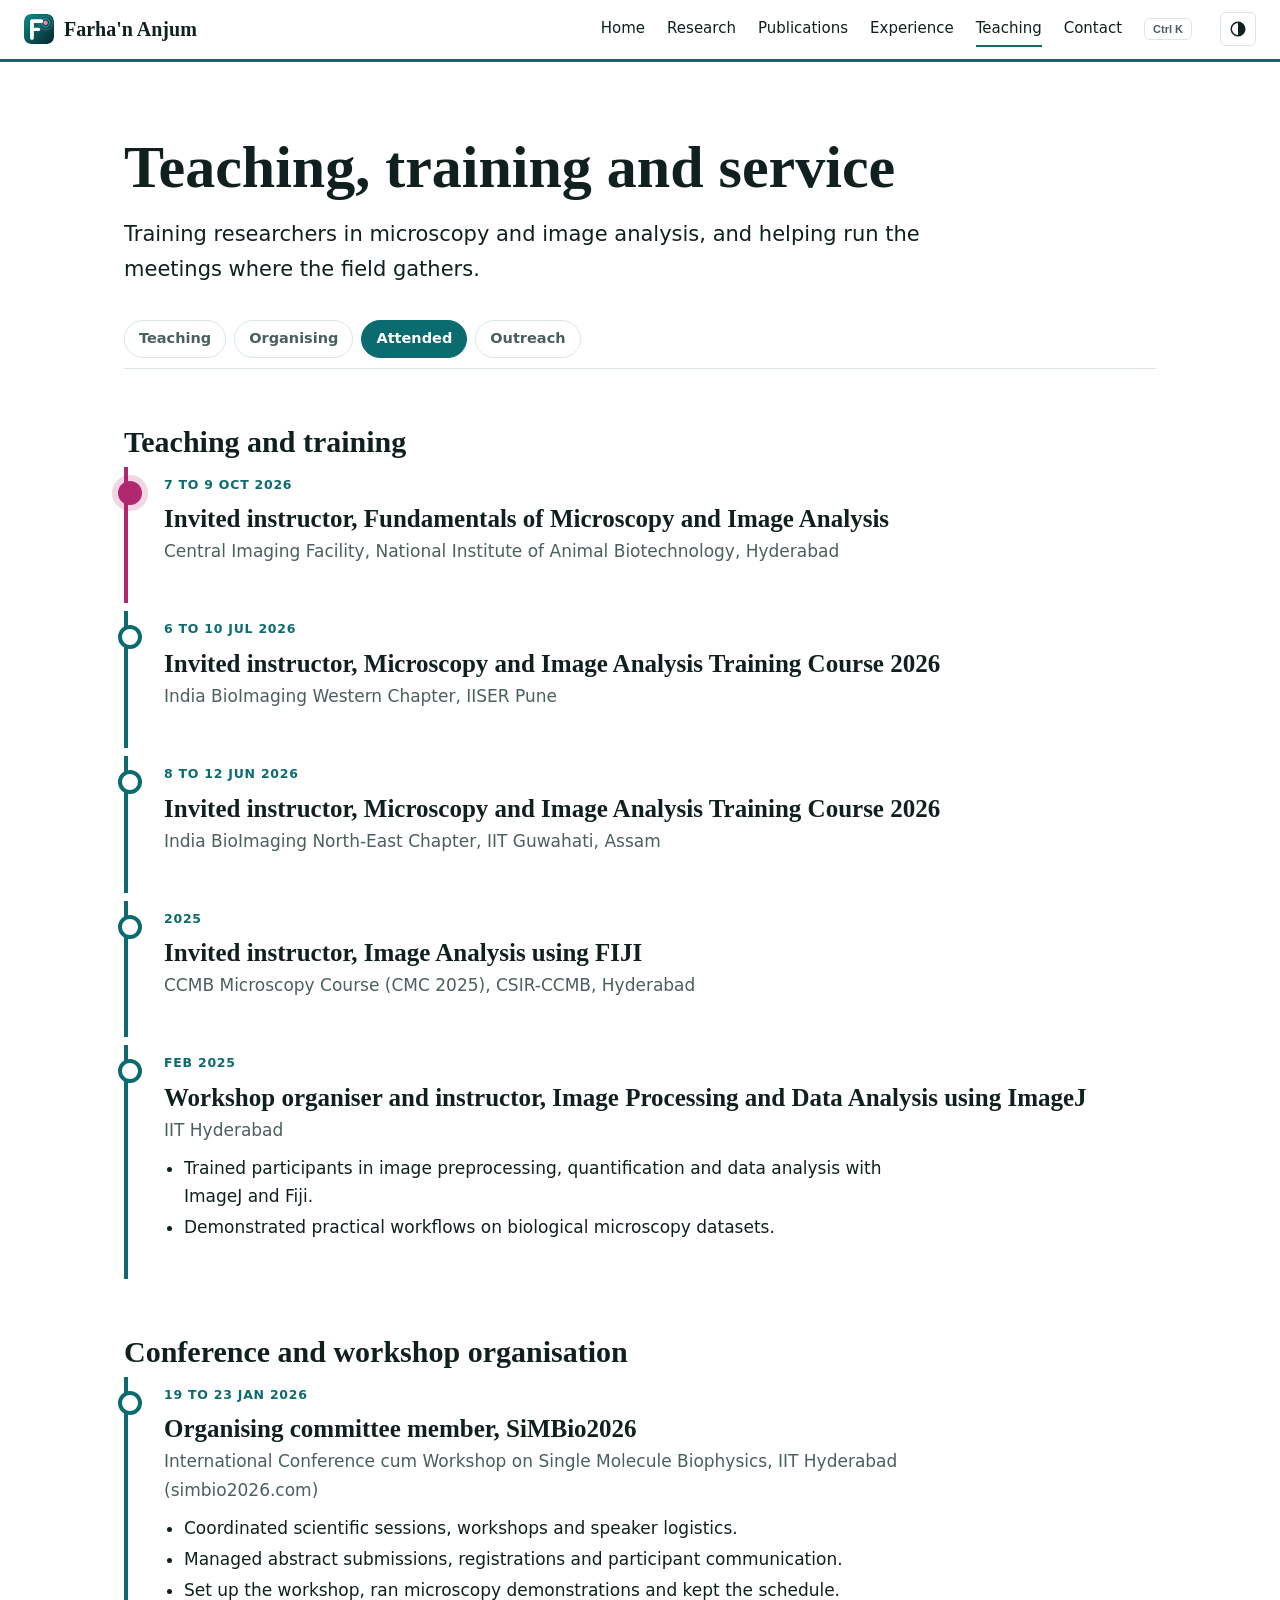
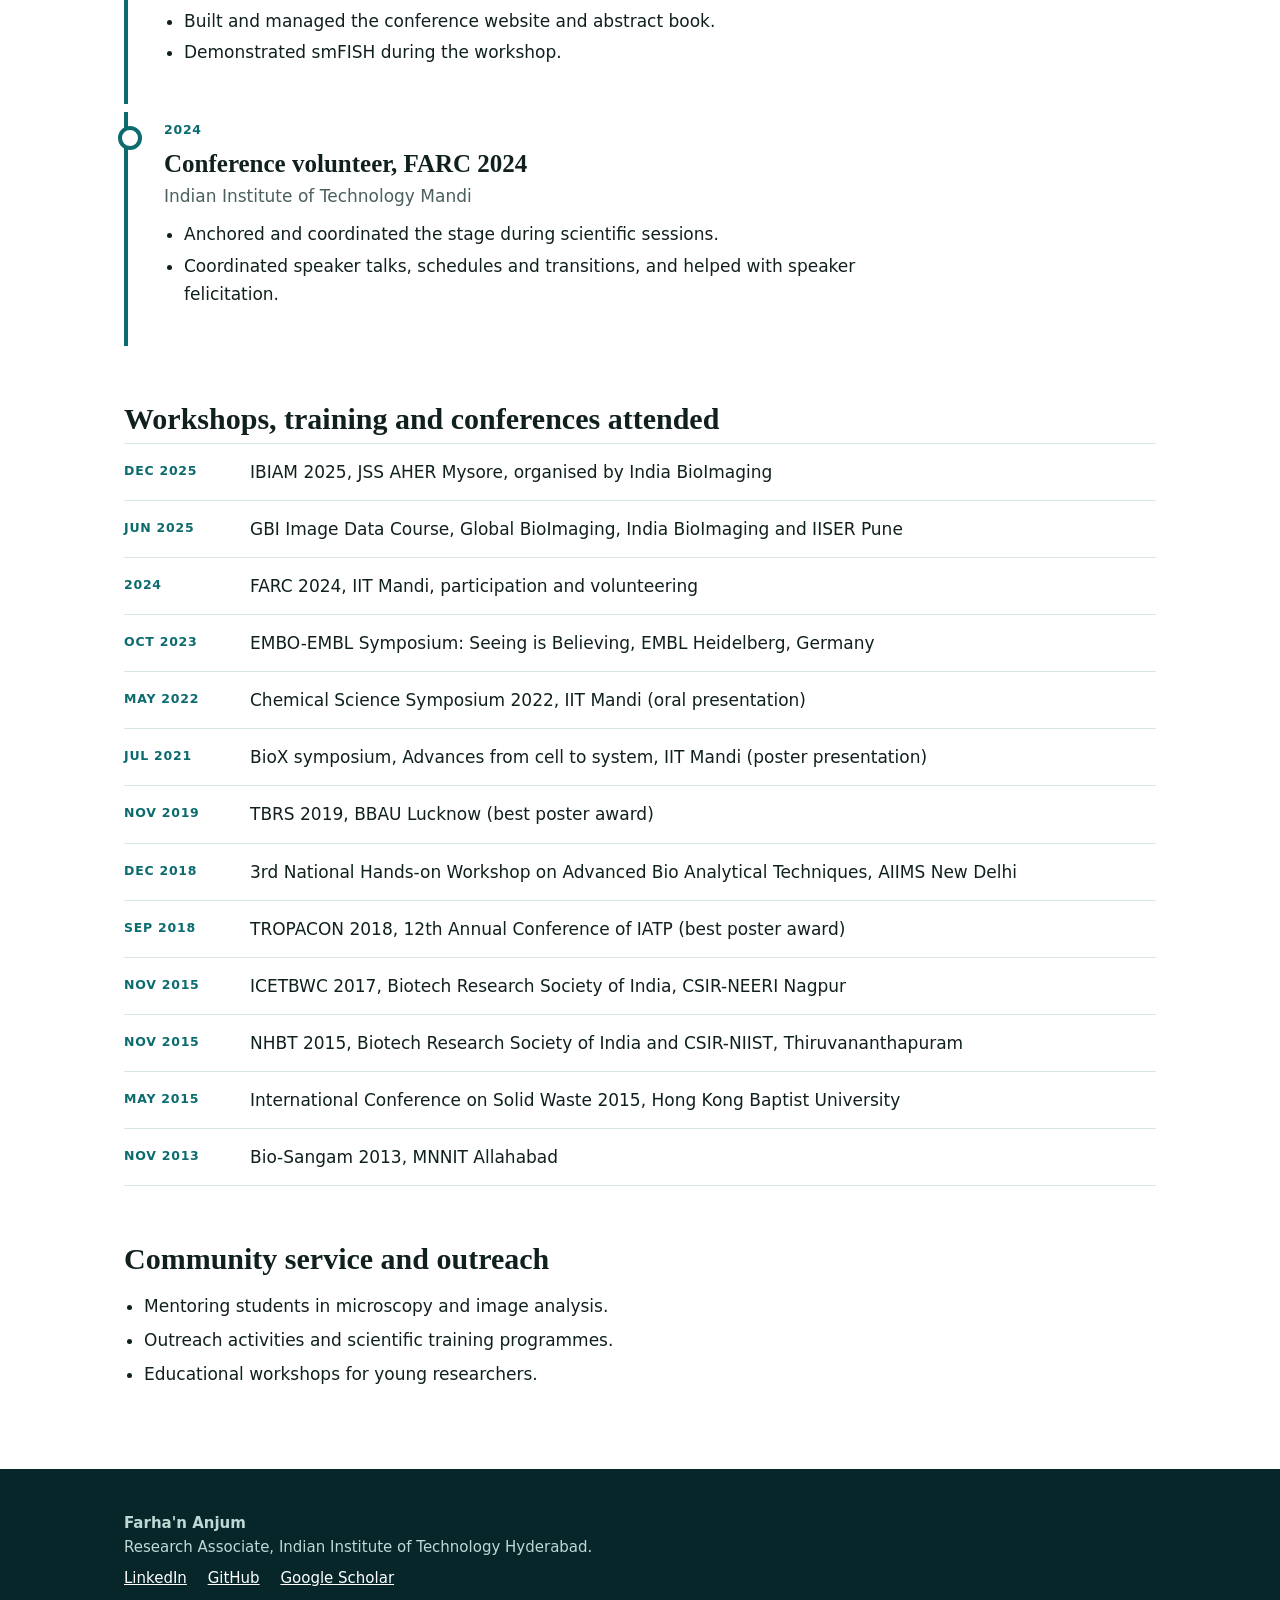
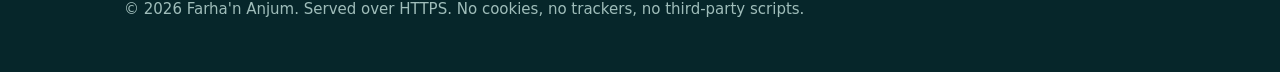
<file: teaching.html>
<!doctype html><html lang="en"><head><meta charset="utf-8"><meta name="viewport" content="width=device-width,initial-scale=1">
<meta http-equiv="Content-Security-Policy" content="default-src 'self'; script-src 'self' 'sha256-vStg3uO3osDPpLFDZxNWbCoQPCpokjxYmhKTZBPEOSE='; style-src 'self' 'unsafe-inline' https://fonts.googleapis.com; font-src https://fonts.gstatic.com; img-src 'self' data:; connect-src 'none'; object-src 'none'; base-uri 'self'; form-action 'none'"><meta name="referrer" content="strict-origin-when-cross-origin">
<script>document.documentElement.classList.add("js");try{var t=localStorage.getItem("theme")||(matchMedia("(prefers-color-scheme:dark)").matches?"dark":"");if(t)document.documentElement.dataset.theme=t}catch(e){}</script>
<title>Teaching and service | Farha'n Anjum</title><meta name="description" content="Training courses taught, conferences organised, workshops attended and community outreach by Farha'n Anjum."><meta name="theme-color" content="#0B6B6F">
<meta property="og:title" content="Teaching and service | Farha'n Anjum"><meta property="og:description" content="Training courses taught, conferences organised, workshops attended and community outreach by Farha'n Anjum."><meta property="og:type" content="website"><meta property="og:url" content="https://drfarhananjum.github.io/teaching.html"><meta property="og:image" content="https://drfarhananjum.github.io/assets/og.jpg?v=2"><meta property="og:image:width" content="1200"><meta property="og:image:height" content="630"><meta name="twitter:card" content="summary_large_image">
<link rel="canonical" href="https://drfarhananjum.github.io/teaching.html"><link rel="icon" href="assets/mark.svg" type="image/svg+xml"><link rel="apple-touch-icon" href="assets/apple-touch-icon.png"><link rel="preconnect" href="https://fonts.googleapis.com"><link rel="preconnect" href="https://fonts.gstatic.com" crossorigin>
<link href="https://fonts.googleapis.com/css2?family=Fraunces:opsz,wght@9..144,500;9..144,700&family=Public+Sans:wght@400;500;600;700&display=swap" rel="stylesheet">
<link rel="stylesheet" href="styles.css?v=3"></head><body>
<div class="prog" aria-hidden="true"></div><a class="skip" href="#main">Skip to content</a><header class="top"><a class="brand" href="index.html"><img src="assets/mark.svg" alt="" width="30" height="30">Farha'n Anjum</a>
<button class="menu" aria-label="Menu" aria-expanded="false">Menu</button><nav><a href="index.html">Home</a><a href="research.html">Research</a><a href="publications.html">Publications</a><a href="experience.html">Experience</a><a href="teaching.html" aria-current=page>Teaching</a><a href="contact.html">Contact</a><button class="theme" type="button" aria-label="Toggle dark mode"><svg viewBox="0 0 24 24" width="18" height="18" aria-hidden="true"><circle cx="12" cy="12" r="9" fill="none" stroke="currentColor" stroke-width="2"/><path d="M12 3a9 9 0 0 1 0 18z" fill="currentColor"/></svg></button></nav></header>
<main id="main"><section class="wrap pagehead"><h1>Teaching, training and service</h1><p class="lede">Training researchers in microscopy and image analysis, and helping run the meetings where the field gathers.</p></section>
<section class="wrap"><nav class="subnav" aria-label="On this page"><a href="#teach">Teaching</a><a href="#organise">Organising</a><a href="#attended">Attended</a><a href="#outreach">Outreach</a></nav></section>
<section class="wrap" id="teach"><h2>Teaching and training</h2><article class="bus rv"><p class="meta">7 to 9 Oct 2026</p><h3>Invited instructor, Fundamentals of Microscopy and Image Analysis</h3><p class="mut">Central Imaging Facility, National Institute of Animal Biotechnology, Hyderabad</p></article><article class="bus rv"><p class="meta">6 to 10 Jul 2026</p><h3>Invited instructor, Microscopy and Image Analysis Training Course 2026</h3><p class="mut">India BioImaging Western Chapter, IISER Pune</p></article><article class="bus rv"><p class="meta">8 to 12 Jun 2026</p><h3>Invited instructor, Microscopy and Image Analysis Training Course 2026</h3><p class="mut">India BioImaging North-East Chapter, IIT Guwahati, Assam</p></article><article class="bus rv"><p class="meta">2025</p><h3>Invited instructor, Image Analysis using FIJI</h3><p class="mut">CCMB Microscopy Course (CMC 2025), CSIR-CCMB, Hyderabad</p></article><article class="bus rv"><p class="meta">Feb 2025</p><h3>Workshop organiser and instructor, Image Processing and Data Analysis using ImageJ</h3><p class="mut">IIT Hyderabad</p><ul><li>Trained participants in image preprocessing, quantification and data analysis with ImageJ and Fiji.</li><li>Demonstrated practical workflows on biological microscopy datasets.</li></ul></article></section>
<section class="wrap" id="organise"><h2>Conference and workshop organisation</h2><article class="bus rv"><p class="meta">19 to 23 Jan 2026</p><h3>Organising committee member, SiMBio2026</h3><p class="mut">International Conference cum Workshop on Single Molecule Biophysics, IIT Hyderabad (simbio2026.com)</p><ul><li>Coordinated scientific sessions, workshops and speaker logistics.</li><li>Managed abstract submissions, registrations and participant communication.</li><li>Set up the workshop, ran microscopy demonstrations and kept the schedule.</li><li>Built and managed the conference website and abstract book.</li><li>Demonstrated smFISH during the workshop.</li></ul></article><article class="bus rv"><p class="meta">2024</p><h3>Conference volunteer, FARC 2024</h3><p class="mut">Indian Institute of Technology Mandi</p><ul><li>Anchored and coordinated the stage during scientific sessions.</li><li>Coordinated speaker talks, schedules and transitions, and helped with speaker felicitation.</li></ul></article></section>
<section class="wrap" id="attended"><h2>Workshops, training and conferences attended</h2><ul class="news"><li><time class="when">Dec 2025</time><span>IBIAM 2025, JSS AHER Mysore, organised by India BioImaging</span></li><li><time class="when">Jun 2025</time><span>GBI Image Data Course, Global BioImaging, India BioImaging and IISER Pune</span></li><li><time class="when">2024</time><span>FARC 2024, IIT Mandi, participation and volunteering</span></li><li><time class="when">Oct 2023</time><span>EMBO-EMBL Symposium: Seeing is Believing, EMBL Heidelberg, Germany</span></li><li><time class="when">May 2022</time><span>Chemical Science Symposium 2022, IIT Mandi (oral presentation)</span></li><li><time class="when">Jul 2021</time><span>BioX symposium, Advances from cell to system, IIT Mandi (poster presentation)</span></li><li><time class="when">Nov 2019</time><span>TBRS 2019, BBAU Lucknow (best poster award)</span></li><li><time class="when">Dec 2018</time><span>3rd National Hands-on Workshop on Advanced Bio Analytical Techniques, AIIMS New Delhi</span></li><li><time class="when">Sep 2018</time><span>TROPACON 2018, 12th Annual Conference of IATP (best poster award)</span></li><li><time class="when">Nov 2015</time><span>ICETBWC 2017, Biotech Research Society of India, CSIR-NEERI Nagpur</span></li><li><time class="when">Nov 2015</time><span>NHBT 2015, Biotech Research Society of India and CSIR-NIIST, Thiruvananthapuram</span></li><li><time class="when">May 2015</time><span>International Conference on Solid Waste 2015, Hong Kong Baptist University</span></li><li><time class="when">Nov 2013</time><span>Bio-Sangam 2013, MNNIT Allahabad</span></li></ul></section>
<section class="wrap" id="outreach"><h2>Community service and outreach</h2><ul class="plain"><li>Mentoring students in microscopy and image analysis.</li><li>Outreach activities and scientific training programmes.</li><li>Educational workshops for young researchers.</li></ul></section></main>
<footer><div class="wrap"><p><b>Farha'n Anjum</b><br>Research Associate, Indian Institute of Technology Hyderabad.</p>
<p><a href="https://www.linkedin.com/in/drfarhananjum/" rel="noopener noreferrer">LinkedIn</a> <a href="https://github.com/drfarhananjum" rel="noopener noreferrer">GitHub</a> <a href="https://scholar.google.com/citations?user=QwxOvgwAAAAJ&hl=en" rel="noopener noreferrer">Google Scholar</a></p>
<p class="mut">© 2026 Farha'n Anjum. Served over HTTPS. No cookies, no trackers, no third-party scripts.</p></div></footer><script src="script.js?v=3"></script></body></html>
</file>
<file: styles.css>
:root{--bg:#fff;--alt:#F3F8F8;--ink:#10201F;--mut:#4B5F5E;--line:#D9E6E5;--acc:#0B6B6F;--mag:#B0286F;--card:#fff;--deep:#06262A;--navbg:rgba(255,255,255,.94);--w:1080px;color-scheme:light}
[data-theme=dark]{--bg:#071314;--alt:#0B1B1D;--ink:#E8F3F2;--mut:#A9C2C0;--line:#1E3B3D;--acc:#4FD1C5;--mag:#FF7FBF;--card:#0D1F21;--deep:#040C0D;--navbg:rgba(7,19,20,.94);color-scheme:dark}
*{box-sizing:border-box}html{scroll-behavior:smooth}
body{margin:0;background:var(--bg);color:var(--ink);font:17px/1.65 "Public Sans",system-ui,sans-serif}
h1,h2,h3,.brand,.stats b,.yr{font-family:"Fraunces",Georgia,serif;line-height:1.12}
a{color:var(--acc)}a:focus-visible,button:focus-visible,input:focus-visible{outline:3px solid var(--mag);outline-offset:3px}
.skip{position:absolute;left:-999px;top:8px}.skip:focus{left:12px;z-index:20;background:var(--card);color:var(--ink);padding:8px 12px;border-radius:6px}
.wrap{max-width:var(--w);margin:0 auto;padding:0 24px}.mut{color:var(--mut)}
.top{position:sticky;top:0;z-index:9;display:flex;justify-content:space-between;align-items:center;gap:16px;padding:12px 24px;background:var(--navbg);backdrop-filter:blur(8px);border-bottom:3px solid var(--acc)}
.brand{display:flex;align-items:center;gap:10px;font-weight:700;font-size:20px;color:var(--ink);text-decoration:none}
nav{display:flex;align-items:center;gap:22px}nav a{color:var(--ink);text-decoration:none;font-weight:500;font-size:15px;padding:4px 0;border-bottom:2px solid transparent}
nav a:hover,nav a[aria-current]{border-color:var(--acc)}
.theme,.menu{background:none;border:1px solid var(--line);border-radius:6px;padding:4px 10px;font:inherit;font-size:16px;color:var(--ink);cursor:pointer}
.menu{display:none;padding:6px 12px;font-size:inherit}
.pagehead{padding-top:72px;padding-bottom:24px}.pagehead h1{font-size:clamp(36px,6vw,60px);margin:0 0 16px}
.lede{font-size:21px;max-width:60ch;margin:0}
.hero{display:grid;grid-template-columns:1.5fr 1fr;gap:48px;align-items:center;padding-top:72px;padding-bottom:40px}
.hero h1{font-size:clamp(46px,8vw,86px);margin:8px 0 12px;letter-spacing:-.015em}.sub{font-size:19px;color:var(--mut);margin:0 0 18px}
.status{display:inline-block;margin:0;font-size:14px;font-weight:600;padding:5px 12px;border-left:4px solid var(--mag);background:var(--alt)}
.glance{border:1px solid var(--line);border-top:4px solid var(--acc);border-radius:10px;background:var(--card);padding:20px 22px}
.glance dl{margin:0;display:grid;gap:14px}.glance dt{font-size:12.5px;font-weight:600;text-transform:uppercase;letter-spacing:.06em;color:var(--acc)}.glance dd{margin:0}
.cta{display:flex;flex-wrap:wrap;gap:12px;margin:26px 0}.btn{display:inline-block;background:var(--acc);color:#fff;text-decoration:none;font-weight:700;padding:12px 20px;border-radius:6px}
[data-theme=dark] .btn{color:#04201F}
.btn.ghost,[data-theme=dark] .btn.ghost{background:transparent;color:var(--acc);box-shadow:inset 0 0 0 2px var(--acc)}.btn:hover{filter:brightness(1.12)}
.wave{background:var(--deep);padding:24px 0 16px;margin:24px 0}.wave canvas{display:block;width:100%;height:240px}
.wavefoot{display:flex;flex-wrap:wrap;gap:12px 24px;align-items:center;justify-content:space-between;margin-top:10px}.wavefoot .cap{margin:0;max-width:64ch;color:#BFD8D6;font-size:14px}
.replay{font:inherit;font-weight:600;font-size:14px;padding:6px 14px;border-radius:99px;border:2px solid #7FE3DA;background:transparent;color:#E8FFFD;cursor:pointer}.replay:hover{background:#7FE3DA;color:#06262A}
.stats{display:grid;grid-template-columns:repeat(4,1fr);gap:24px;padding-top:24px;padding-bottom:24px}
.stats b{display:block;font-size:56px;color:var(--acc)}.stats span{font-size:15px;color:var(--mut)}
.split{display:grid;grid-template-columns:1fr 2fr;gap:40px;padding-top:56px;padding-bottom:72px}.split h2{margin:0;font-size:34px}
.links{display:grid;gap:0}.links a{display:block;padding:18px 0;border-top:1px solid var(--line);color:var(--ink);text-decoration:none}
.links a:last-child{border-bottom:1px solid var(--line)}.links b{display:block;font-size:20px;color:var(--acc)}.links a:hover b{text-decoration:underline}
section.wrap h2{font-size:30px;margin:56px 0 8px}
.news{list-style:none;margin:8px 0 0;padding:0}.news li{display:grid;grid-template-columns:110px 1fr;gap:16px;padding:14px 0;border-top:1px solid var(--line)}.news li:last-child{border-bottom:1px solid var(--line)}
.when{font-size:12.5px;font-weight:600;text-transform:uppercase;letter-spacing:.06em;color:var(--acc);padding-top:3px}
.bus{position:relative;margin:0 0 8px;padding:8px 0 28px 36px;border-left:4px solid var(--acc)}
.bus::before{content:"";position:absolute;left:-10px;top:14px;width:16px;height:16px;border-radius:50%;background:var(--bg);border:4px solid var(--acc)}
.bus::after{content:"";display:block;clear:both}
.bus h3{font-size:25px;margin:0 0 4px}.meta{margin:0 0 8px;font-size:12.5px;font-weight:600;text-transform:uppercase;letter-spacing:.06em;color:var(--acc)}.bus p{max-width:68ch;margin:0 0 10px}
.tags{display:flex;flex-wrap:wrap;gap:8px;margin:12px 0}.tags span{font-size:13px;font-weight:500;padding:3px 10px;border:1px solid var(--line);background:var(--card);border-radius:99px}
.tools{display:flex;flex-wrap:wrap;gap:12px 20px;align-items:center;margin:24px 0 8px}
.filters{display:flex;flex-wrap:wrap;gap:8px}.filters button{font:inherit;font-weight:600;padding:8px 16px;border-radius:99px;border:2px solid var(--acc);background:none;color:var(--acc);cursor:pointer}
.filters button[aria-pressed=true]{background:var(--acc);color:#fff}[data-theme=dark] .filters button[aria-pressed=true]{color:#04201F}
.search{font:inherit;padding:9px 16px;border:2px solid var(--acc);border-radius:99px;background:var(--card);color:var(--ink);flex:1;min-width:220px;max-width:360px}
.count{font-size:14px;margin:0 0 4px}
.pubs{list-style:none;padding:0;margin:0}.pubs li{display:grid;grid-template-columns:70px 1fr;gap:16px;padding:20px 0;border-top:1px solid var(--line)}
.pubs li[hidden]{display:none}.yr{font-weight:700;font-size:24px;color:var(--acc)}.pubs h3{font-size:19px;line-height:1.3;margin:0 0 6px}.pubs p{margin:0 0 4px;font-size:15px}
.badge{display:inline-block;margin-left:8px;font:600 11px "Public Sans",sans-serif;text-transform:uppercase;letter-spacing:.06em;color:var(--mag);border:1px solid var(--mag);border-radius:99px;padding:1px 8px;vertical-align:middle}
.cite{font:inherit;font-size:13px;font-weight:600;padding:4px 12px;margin-top:6px;border:1px solid var(--line);border-radius:99px;background:none;color:var(--acc);cursor:pointer}.cite:hover{border-color:var(--acc)}
.layers{display:grid;grid-template-columns:110px 1fr;gap:10px 20px;max-width:72ch;margin:14px 0}.layers dt{font-weight:700}.layers dd{margin:0}
.cols{display:grid;grid-template-columns:repeat(3,1fr);gap:32px}.cols h3{margin:0 0 8px}.cols ul{padding-left:18px;margin:0}
.center{text-align:center;margin-top:32px}
.pa{float:right;width:220px;margin:4px 0 12px 28px;padding:8px;border:1px solid var(--line);border-radius:10px;background:var(--card)}
.pa svg{display:block;width:100%;height:auto}
.pa .ln{fill:none;stroke:var(--mut);stroke-width:1.4;opacity:.55}
.pa .cs{fill:none;stroke:var(--acc);stroke-width:2;stroke-linecap:round;stroke-linejoin:round}
.pa .ms{fill:none;stroke:var(--mag);stroke-width:2;stroke-linecap:round}
.pa .gl{fill:none;stroke:var(--acc);stroke-width:11;stroke-linecap:round;opacity:.2}
.pa .cf{fill:var(--acc)}.pa .mg{fill:var(--mag)}
.pa .tx{fill:var(--mut);font:600 9px "Public Sans",sans-serif}
.pa .bd{fill:var(--card);stroke:var(--mut);stroke-width:1.4}
.pa .box{fill:none;stroke:var(--acc);stroke-width:1.6}
.rv{transition:opacity .6s ease,transform .6s ease}.js .rv{opacity:0;transform:translateY(14px)}.js .rv.in{opacity:1;transform:none}
footer{margin-top:80px;background:var(--deep);color:#BFD8D6;padding:36px 0 44px;font-size:15px}footer a{color:#fff;margin-right:16px}footer p{margin:6px 0}footer .mut{color:#9FBDBA}
@view-transition{navigation:auto}
@media(max-width:820px){.menu{display:block}nav{display:none;position:absolute;top:100%;left:0;right:0;flex-direction:column;align-items:flex-start;padding:16px 24px;background:var(--bg);border-bottom:1px solid var(--line)}
nav.open{display:flex}.hero,.split,.cols{grid-template-columns:1fr}.stats{grid-template-columns:1fr 1fr}.layers{grid-template-columns:1fr}
.pa{float:none;width:100%;max-width:260px;margin:8px 0 14px}.news li{grid-template-columns:1fr;gap:2px}.pubs li{grid-template-columns:1fr;gap:4px}}
@media(prefers-reduced-motion:reduce){html{scroll-behavior:auto}.rv{transition:none}.js .rv{opacity:1;transform:none}}
@media print{.top,footer,.wave,.menu,.theme,.replay,.pa,.cite,.tools,.skip,.cta{display:none!important}body{background:#fff;color:#000;font-size:11pt}a{color:#000;text-decoration:none}.js .rv{opacity:1;transform:none}.bus,.pubs li,.news li{break-inside:avoid}.stats b{color:#0B6B6F}}
.brand img{border-radius:7px;display:block}
.metrics{display:grid;grid-template-columns:repeat(4,1fr);gap:16px;margin:18px 0 6px}
.metrics div{border:1px solid var(--line);border-top:4px solid var(--acc);border-radius:10px;padding:16px 18px;background:var(--card)}
.metrics div:nth-child(2){border-top-color:var(--mag)}.metrics div:nth-child(4){border-top-color:var(--mag)}
.metrics b{display:block;font:700 46px/1.05 "Fraunces",Georgia,serif;color:var(--acc)}.metrics span{font-size:14px;color:var(--mut);font-weight:600}
.src{font-size:13.5px;margin:10px 0 0}
.stats3{display:grid;grid-template-columns:repeat(3,1fr);gap:24px;padding-top:8px}.stats3 b{display:block;font:700 40px/1.1 "Fraunces",Georgia,serif;color:var(--mag)}.stats3 span{font-size:15px;color:var(--mut)}
.top3{list-style:none;margin:8px 0 0;padding:0;counter-reset:t}.top3 li{display:grid;grid-template-columns:76px 1fr;gap:14px;padding:16px 0;border-top:1px solid var(--line);align-items:start}.top3 li:last-child{border-bottom:1px solid var(--line)}
.top3 .cnum{font:700 34px/1 "Fraunces",Georgia,serif;color:var(--acc);text-align:center;border-right:3px solid var(--mag);padding-right:10px}.top3 a{font-weight:600;color:var(--ink)}.top3 a:hover{color:var(--acc)}.top3 p{margin:4px 0 0;font-size:14.5px}
h2.sm{font-size:22px!important;margin:30px 0 4px!important}
.chart{width:100%;height:auto;display:block;max-width:760px}
.chart rect{fill:var(--acc)}.chart .bar:nth-child(odd) rect{fill:var(--acc)}.chart .v{fill:var(--ink);font:600 12px "Public Sans",sans-serif}.chart .y{fill:var(--mut);font:500 11.5px "Public Sans",sans-serif}
.js .chart .bar{transform-box:fill-box;transform-origin:bottom;animation:grow .8s cubic-bezier(.2,.7,.2,1) both;animation-delay:var(--d)}
@keyframes grow{from{transform:scaleY(0);opacity:0}to{transform:none;opacity:1}}
.sort{display:flex;gap:6px}.sort button{font:inherit;font-size:14px;font-weight:600;padding:8px 14px;border-radius:99px;border:2px solid var(--mag);background:none;color:var(--mag);cursor:pointer}
.sort button[aria-pressed=true]{background:var(--mag);color:#fff}
.cc{margin-left:8px;font:600 12px "Public Sans",sans-serif;color:var(--acc);background:var(--alt);border-radius:99px;padding:2px 10px;font-style:normal}
.resbox{background:var(--deep);border-radius:12px;padding:10px;margin:14px 0 8px}.resbox canvas{display:block;width:100%;height:260px;border-radius:8px}
.resctl{display:flex;align-items:center;gap:16px;flex-wrap:wrap}.resctl label{font-weight:700}.resctl input{flex:1;min-width:200px;accent-color:var(--mag);height:28px}.resctl output{font-weight:600;color:var(--acc);min-width:200px}
.net{width:100%;height:auto;display:block;margin:10px 0}.net .e{stroke:var(--mut);opacity:.35}
.net .n circle{fill:var(--acc);opacity:.85;transition:opacity .2s,transform .2s;transform-box:fill-box;transform-origin:center}.net .n.par circle{fill:var(--mag)}.net .n.bio circle{fill:#E0A100}
.net .n text{fill:var(--ink);font:600 11.5px "Public Sans",sans-serif}.net .n:hover circle,.net .n:focus circle{opacity:1;transform:scale(1.18)}.net .n:focus{outline:none}
.net .me circle{fill:var(--deep);stroke:var(--mag);stroke-width:3}.net .me text{fill:#fff;font:700 12px "Public Sans",sans-serif}
.legend{display:flex;flex-wrap:wrap;gap:6px 16px;align-items:center;font-size:14px}.legend .k{display:inline-block;width:12px;height:12px;border-radius:50%;background:var(--acc);margin-right:2px}.legend .k.par{background:var(--mag)}.legend .k.bio{background:#E0A100}
@media(max-width:820px){.metrics{grid-template-columns:1fr 1fr}.stats3{grid-template-columns:1fr}.top3 li{grid-template-columns:56px 1fr}.sort{flex-wrap:wrap}.net .n text{font-size:13px}}
@media(prefers-reduced-motion:reduce){.js .chart .bar{animation:none}}
@media print{.sort,.resbox,.resctl,.net{display:none!important}}
.resctl{margin-bottom:56px}
.side{display:grid;gap:18px}.portrait{margin:0;display:flex;justify-content:center}.portrait[hidden]{display:none}
.portrait img{width:180px;height:180px;object-fit:cover;border-radius:50%;border:4px solid var(--bg);box-shadow:0 0 0 4px var(--mag),0 10px 30px rgba(6,38,42,.25)}
@media(max-width:820px){.portrait{justify-content:flex-start}.portrait img{width:140px;height:140px}}
.prog{position:fixed;top:0;left:0;height:3px;width:0;background:var(--mag);z-index:30}
.theme{display:inline-flex;align-items:center;justify-content:center;width:36px;height:34px;padding:0}
.hero{grid-template-columns:1.35fr 1fr;align-items:center}.hport{position:relative;display:flex;justify-content:center;align-items:center;min-height:340px}
.hport .portrait{margin:0;position:relative}.hport .portrait img{width:270px;height:270px;box-shadow:0 0 0 5px var(--mag),0 18px 50px rgba(6,38,42,.3)}
.hport .portrait::before,.hport .portrait::after{content:"";position:absolute;inset:-26px;border-radius:50%;border:2px solid var(--acc);opacity:.35;animation:ring 3.6s ease-out infinite}
.hport .portrait::after{animation-delay:1.8s}
@keyframes ring{0%{transform:scale(.82);opacity:.55}100%{transform:scale(1.18);opacity:0}}
.chip{position:absolute;background:var(--card);border:1px solid var(--line);border-left:4px solid var(--mag);border-radius:10px;padding:7px 14px;font-size:14px;color:var(--mut);box-shadow:0 8px 24px rgba(6,38,42,.14);white-space:nowrap}.chip b{font:700 20px "Fraunces",Georgia,serif;color:var(--ink);margin-right:4px}
.chip.c1{top:14px;right:-6px}.chip.c2{bottom:44px;left:-10px;border-left-color:var(--acc)}.chip.c3{bottom:-6px;right:6px;border-left-color:#E0A100}
.soc{display:flex;gap:18px;margin:6px 0 0;font-weight:600}.soc a{color:var(--mut);text-decoration:none;border-bottom:2px solid var(--line)}.soc a:hover{color:var(--acc);border-color:var(--acc)}
.facts dl{margin:0;display:grid;grid-template-columns:repeat(4,1fr);gap:0;border:1px solid var(--line);border-radius:12px;background:var(--card);overflow:hidden}
.facts dl>div{padding:18px 20px;border-right:1px solid var(--line)}.facts dl>div:last-child{border:0}.facts dt{font-size:12.5px;font-weight:700;text-transform:uppercase;letter-spacing:.06em;color:var(--acc)}.facts dd{margin:4px 0 0;font-size:15px}
.tgrid{display:grid;grid-template-columns:repeat(3,1fr);gap:20px;margin-top:14px}
.tcard{display:block;border:1px solid var(--line);border-radius:14px;padding:14px;background:var(--card);color:var(--ink);text-decoration:none;transition:transform .25s,box-shadow .25s,border-color .25s}
.tcard:hover{transform:translateY(-4px);box-shadow:0 14px 34px rgba(6,38,42,.16);border-color:var(--acc)}
.tcard .pa{float:none;width:100%;margin:0 0 12px}.tcard h3{font-size:18px;margin:0 0 4px}.tcard .meta{margin:0}
.band{margin-top:72px;background:linear-gradient(135deg,var(--deep),#0B4A4E);color:#fff;padding:56px 0;text-align:center}.band h2{margin:0 0 8px;font-size:34px}.band p{color:#BFD8D6}.band .cta{justify-content:center}
.band .btn{background:#4FD1C5;color:#04201F}.band .btn.ghost{background:transparent;color:#fff;box-shadow:inset 0 0 0 2px #fff}
.wave .wrap canvas{width:100%}
@media(max-width:820px){.hero{grid-template-columns:1fr}.hport{min-height:300px;order:-1}.hport .portrait img{width:220px;height:220px}.facts dl{grid-template-columns:1fr 1fr}.facts dl>div:nth-child(2){border-right:0}.facts dl>div:nth-child(-n+2){border-bottom:1px solid var(--line)}.tgrid{grid-template-columns:1fr}.chip.c1{right:0}.chip.c2{left:0}}
@media(prefers-reduced-motion:reduce){.hport .portrait::before,.hport .portrait::after{animation:none;opacity:.25}.tcard{transition:none}}
@media print{.prog,.chip,.band{display:none!important}}
.icards{display:grid;grid-template-columns:repeat(2,1fr);gap:20px;margin-top:14px}.icard{border:1px solid var(--line);border-top:4px solid var(--acc);border-radius:12px;background:var(--card);padding:20px 22px;position:relative}.icard:nth-child(even){border-top-color:var(--mag)}
.icard h3{font-size:20px;margin:6px 0 8px}.icard p{margin:0;font-size:15.5px;color:var(--mut)}.num{font:700 15px "Fraunces",Georgia,serif;color:var(--mag);letter-spacing:.06em}
.tcard.ic h3{font-size:17px;margin:6px 0 0}.tcard.ic{padding:18px 20px;border-left:4px solid var(--acc)}
.subnav{position:sticky;top:64px;z-index:8;display:flex;flex-wrap:wrap;gap:8px;padding:10px 0;background:var(--navbg);backdrop-filter:blur(8px);border-bottom:1px solid var(--line);margin-bottom:8px}
.subnav a{font-weight:600;font-size:14.5px;text-decoration:none;color:var(--mut);padding:6px 14px;border-radius:99px;border:1px solid var(--line)}.subnav a:hover,.subnav a.on{color:#fff;background:var(--acc);border-color:var(--acc)}[data-theme=dark] .subnav a:hover,[data-theme=dark] .subnav a.on{color:#04201F}
section[id]{scroll-margin-top:130px}
.skillbars{list-style:none;margin:10px 0 28px;padding:0;display:grid;gap:12px;max-width:760px}.skillbars li{display:grid;grid-template-columns:minmax(150px,1.3fr) 2fr 64px;gap:14px;align-items:center;font-size:15px}
.track{display:block;height:12px;border-radius:99px;background:var(--alt);border:1px solid var(--line);overflow:hidden}.track i{display:block;height:100%;width:var(--w);border-radius:99px;background:linear-gradient(90deg,var(--acc),var(--mag))}
.js .skillbars .track i{width:0;transition:width 1.2s cubic-bezier(.2,.7,.2,1)}.js .skillbars.in .track i{width:var(--w)}.sy{font-weight:700;color:var(--acc);text-align:right}
.skillcols{margin-top:22px}.skillcols li{margin:0 0 6px;font-size:15px}.refs h3{font-size:19px}.refs p{margin:0;color:var(--mut)}
ul.plain{max-width:68ch;padding-left:20px}ul.plain li{margin:6px 0}.bus ul{margin:6px 0 10px;padding-left:20px;max-width:70ch}.bus ul li{margin:3px 0}
.pubs .badge+.badge{margin-left:6px}
@media(max-width:820px){.icards{grid-template-columns:1fr}.skillbars li{grid-template-columns:1fr 64px}.skillbars li .track{grid-column:1/-1;order:3}.subnav{top:58px}}
@media(prefers-reduced-motion:reduce){.js .skillbars .track i{transition:none;width:var(--w)}}
@media print{.subnav{display:none!important}}

.rot{color:var(--mag);display:inline-block;transition:opacity .35s,transform .35s}.rot.out{opacity:0;transform:translateY(8px)}
.spot{position:relative;overflow:hidden}.spot::after{content:"";position:absolute;inset:0;pointer-events:none;opacity:0;transition:opacity .25s;background:radial-gradient(220px circle at var(--mx,50%) var(--my,50%),rgba(190,30,100,.10),transparent 70%)}.spot:hover::after{opacity:1}
.hport .portrait{transition:transform .2s ease-out}.chip{transition:translate .25s ease-out}
.bus{transition:border-color .3s}.bus::before{transition:background .3s,box-shadow .3s}.bus.act{border-left-color:var(--mag)}.bus.act::before{background:var(--mag);border-color:var(--mag);box-shadow:0 0 0 6px rgba(190,30,100,.18)}
.khint{font:600 11px "Public Sans",sans-serif;border:1px solid var(--line);border-radius:6px;background:var(--card);color:var(--mut);padding:4px 8px;margin-right:6px;cursor:pointer}
.pal{position:fixed;inset:0;z-index:200;background:rgba(4,12,13,.55);display:flex;justify-content:center;align-items:flex-start;padding-top:14vh}.pal[hidden]{display:none}
.pbox{width:min(520px,92vw);background:var(--card);border:1px solid var(--line);border-radius:14px;box-shadow:0 24px 60px rgba(0,0,0,.35);padding:12px}
.pbox input{width:100%;box-sizing:border-box;font:16px "Public Sans",sans-serif;padding:12px 14px;border:1px solid var(--line);border-radius:10px;background:var(--bg);color:var(--ink)}
.pbox ul{list-style:none;margin:8px 0;padding:0;max-height:300px;overflow:auto}.pbox li{padding:10px 12px;border-radius:8px;cursor:pointer}.pbox li.on,.pbox li:hover{background:var(--acc);color:#fff}.pbox p{margin:4px 4px 0;font-size:12px;color:var(--mut)}
@media(max-width:760px){.khint{display:none}}
@media(prefers-reduced-motion:reduce){.rot,.hport .portrait,.chip{transition:none}}
@media print{.pal,.khint{display:none!important}}
</file>
